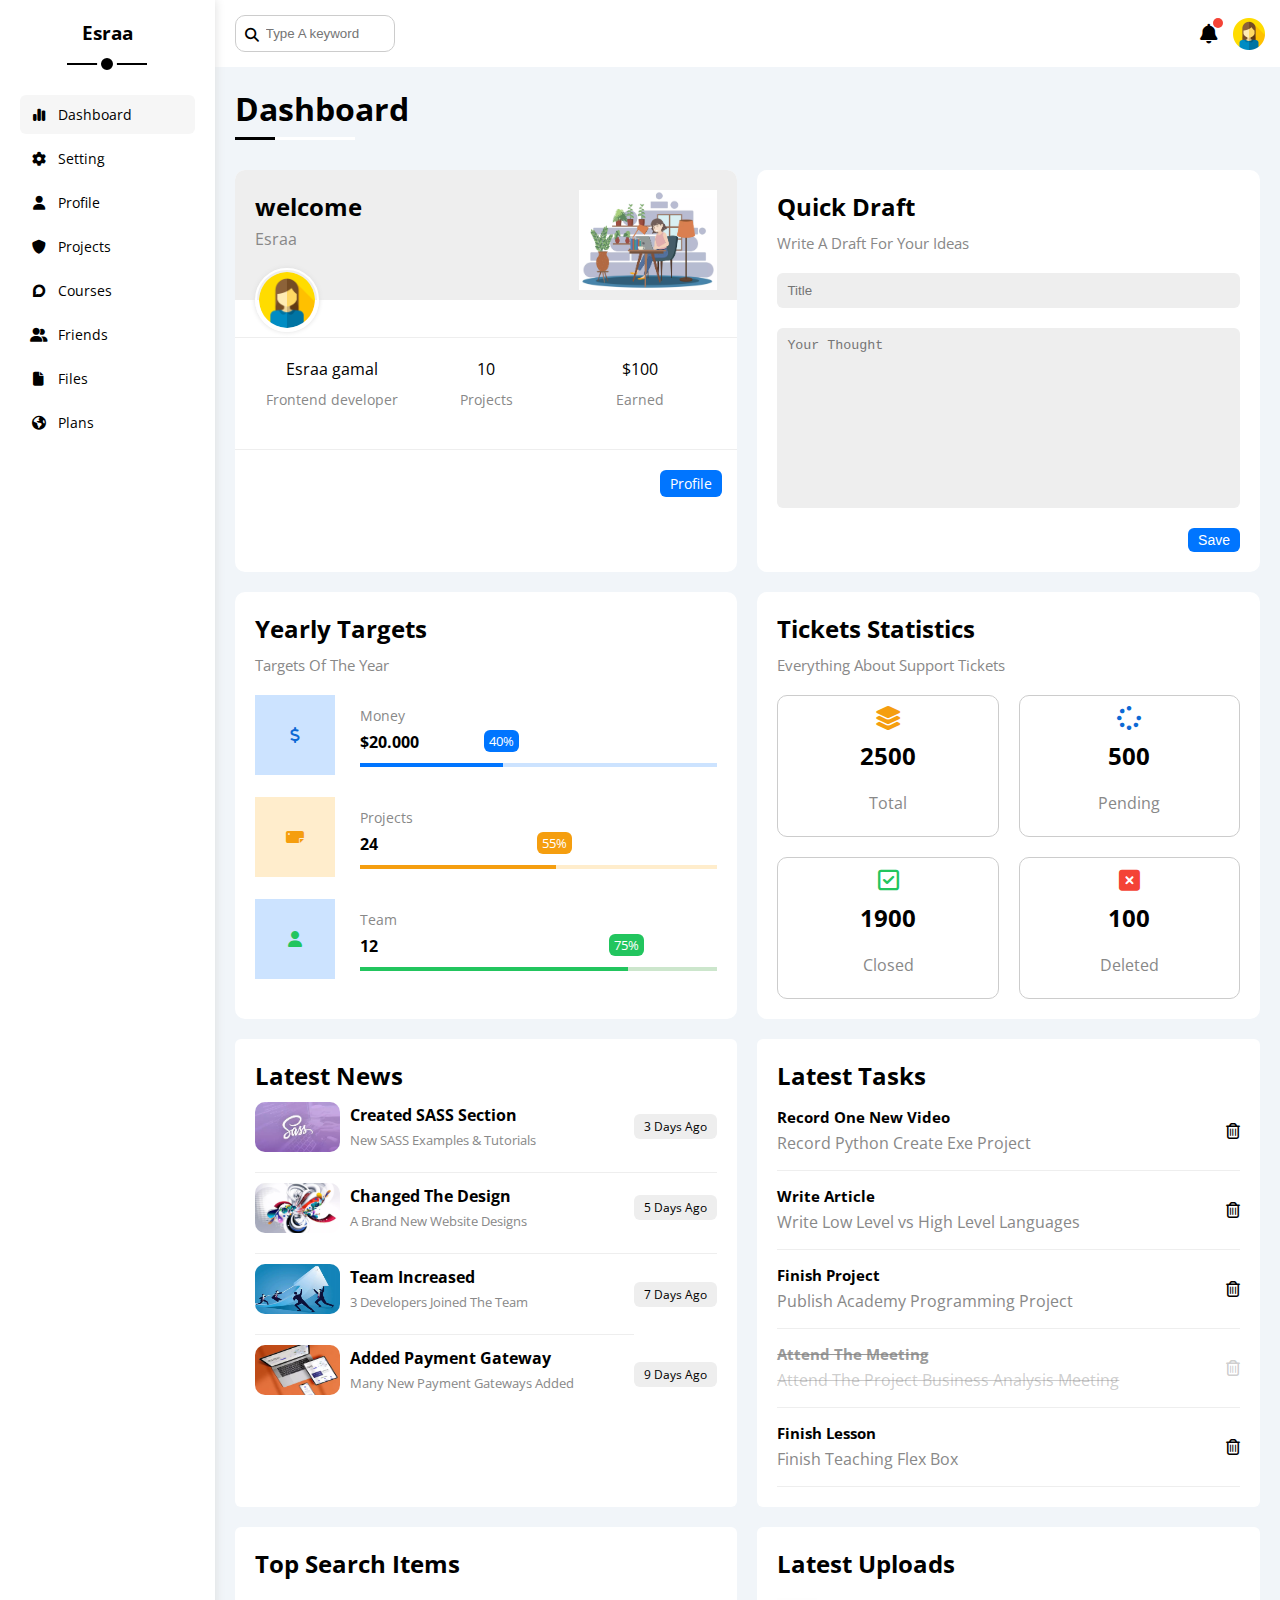
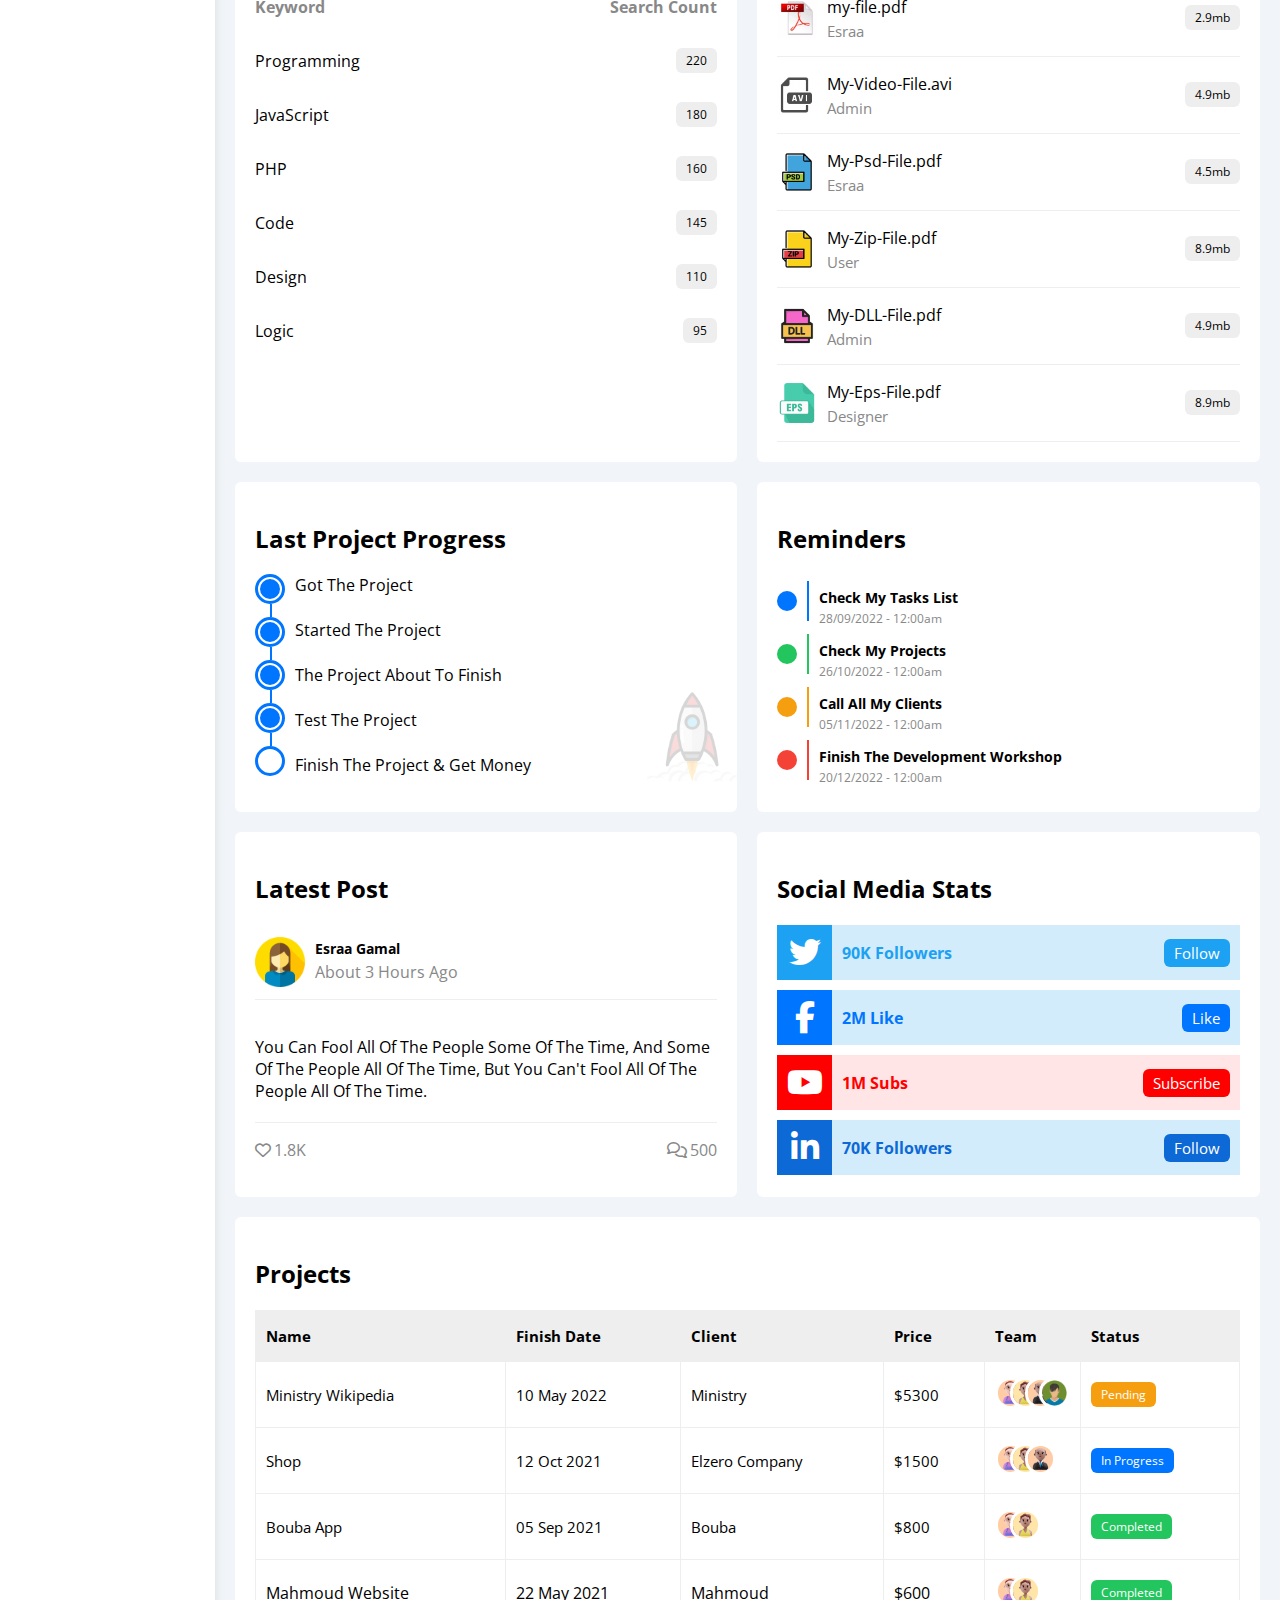
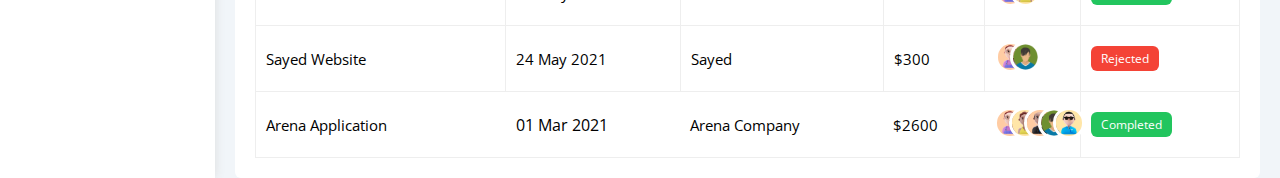
<file: index.html>
<!DOCTYPE html>
<html lang="en">
  <head>
    <meta charset="UTF-8" />
    <meta http-equiv="X-UA-Compatible" content="IE=edge" />
    <meta
      name="description"
      content="simple dashboard for the works to view all projects,friend and files"
    />
    <meta name="viewport" content="width=device-width, initial-scale=1.0" />
    <link rel="stylesheet" type="text/css" href="css/common.css" />
    <link rel="stylesheet" type="text/css" href="css/framework.css" />
    <link rel="stylesheet" type="text/css" href="css/dashboard.css" />
    <title>Dashboard</title>
    <!--attach google font-->
    <link rel="preconnect" href="https://fonts.googleapis.com" />
    <link rel="preconnect" href="https://fonts.gstatic.com" crossorigin />
    <link
      href="https://fonts.googleapis.com/css2?family=Open+Sans:wght@300;400&display=swap"
      rel="stylesheet"
    />
    <!--attach font awesome-->
    <link
      rel="stylesheet"
      href="https://cdnjs.cloudflare.com/ajax/libs/font-awesome/6.4.0/css/all.min.css"
    />
  </head>
  <body>
    <div class="page d-flex">
      <div class="sidebar bg-white p-20 p-relative active">
        <h3 class="p-relative txt-c mt-0">Esraa</h3>
        <ul>
          <li>
            <a
              class="d-flex flex-center fs-14 c-black rad-6 p-10 active"
              href="index.html"
              aria-label="this page for index"
            >
              <i class="fa-solid fa-chart-simple fa-fw"></i>
              <span>Dashboard</span>
            </a>
          </li>
          <li>
            <a
              class="d-flex flex-center fs-14 c-black rad-6 p-10"
              href="setting.html"
              aria-label="this page for setting"
            >
              <i class="fa-solid fa-gear fa-fw"></i>
              <span>Setting</span>
            </a>
          </li>
          <li>
            <a
              class="d-flex flex-center fs-14 c-black rad-6 p-10"
              href="profile.html"
              aria-label="this page for profile"
            >
              <i class="fa-solid fa-user fa-fw"></i>
              <span>Profile</span>
            </a>
          </li>
          <li>
            <a
              class="d-flex flex-center fs-14 c-black rad-6 p-10"
              href="projects.html"
              aria-label="this page for project"
            >
              <i class="fa-solid fa-shield fa-fw"></i>
              <span>Projects</span>
            </a>
          </li>
          <li>
            <a
              class="d-flex flex-center fs-14 c-black rad-6 p-10"
              href="courses.html"
              aria-label="this page for course"
            >
              <i class="fa-brands fa-discourse fa-fw"></i>
              <span>Courses</span>
            </a>
          </li>

          <li>
            <a
              class="d-flex flex-center fs-14 c-black rad-6 p-10"
              href="friends.html"
              aria-label="this page for friend"
            >
              <i class="fa-solid fa-user-group fa-fw"></i>
              <span>Friends</span>
            </a>
          </li>
          <li>
            <a
              class="d-flex flex-center fs-14 c-black rad-6 p-10"
              href="files.html"
              aria-label="this page for file"
            >
              <i class="fa-solid fa-file fa-fw"></i>
              <span>Files</span>
            </a>
          </li>
          <li>
            <a
              class="d-flex flex-center fs-14 c-black rad-6 p-10"
              href="plans.html"
              aria-label="this page for plans"
            >
              <i class="fa-solid fa-earth-americas fa-fw"></i>
              <span>Plans</span>
            </a>
          </li>
        </ul>
      </div>
      <div class="content w-full">
        <!--start head-->
        <div class="head bg-white p-15 between-flex p-10">
          <div class="search p-relative">
            <input class="p-10" type="search" placeholder="Type A keyword" />
          </div>
          <div class="icons d-flex flex-center">
            <span class="notification p-relative">
              <i class="fa-solid fa-bell fa-lg"></i>
            </span>
            <img src="imgs/avatar.png" alt="profileImage" />
          </div>
        </div>
        <!--end head-->
        <!-- start page dashboard-->
        <h1 class="p-relative">Dashboard</h1>
        <div class="wrapper d-grid gap-20">
          <!--welcome widgets-->
          <div class="welcome bg-white rad-10 txt-c-mobile block-mobile">
            <div class="intro p-20 d-flex space-between bg-eee">
              <div>
                <h2 class="m-0">welcome</h2>
                <p class="c-grey mt-5">Esraa</p>
              </div>
              <img
                class="img-welcome"
                src="imgs/welcome.webp"
                alt="welcome-imag"
              />
            </div>
            <img src="imgs/avatar.png" alt="avatar-img" class="avatar" />
            <div class="body txt-c d-flex p-20 mb-20 block-mobile">
              <div>
                Esraa gamal
                <span class="d-block c-grey fs-14 mt-10"
                  >Frontend developer</span
                >
              </div>
              <div>
                10<span class="d-block c-grey fs-14 mt-10">Projects</span>
              </div>
              <div>
                $100<span class="d-block c-grey fs-14 mt-10">Earned</span>
              </div>
            </div>
            <a
              href="profile.html"
              class="visit d-block fs-14 bg-blue c-white w-fit btn-shape"
              aria-label="this page for profile"
              >Profile</a
            >
          </div>
          <!--end welcome widgets-->
          <!-- start quick widgets-->
          <div class="quick-draft p-20 bg-white rad-10">
            <h2 class="mt-0 mb-10">Quick Draft</h2>
            <p class="mt-0 mb-20 c-grey fs-15">Write A Draft For Your Ideas</p>
            <form action="">
              <input
                class="d-block mb-20 w-full p-10 b-none bg-eee rad-6"
                type="text"
                placeholder="Title"
              />
              <textarea
                class="d-block mb-20 w-full p-10 b-none bg-eee rad-6"
                placeholder="Your Thought"
              ></textarea>
              <input
                class="save d-block fs-14 bg-blue c-white b-none w-fit btn-shape"
                type="submit"
                value="Save"
              />
            </form>
          </div>
          <!-- end quick widgets-->
          <!--start yearly Targets -->
          <div class="targets p-20 bg-white rad-10">
            <h2 class="mt-0 mb-10">Yearly Targets</h2>
            <p class="mt-0 mb-20 c-grey fs-15">Targets Of The Year</p>
            <div class="container-target d-flex flex-center">
              <div class="icon d-flex-center blue-color">
                <i class="fa-solid fa-dollar-sign icon-blue"></i>
              </div>
              <div class="details ml-10">
                <span class="c-grey fs-14">Money</span>
                <span class="mt-5 mb-10 fw-bold d-block">$20.000</span>
                <div class="progress p-relative blue-color">
                  <span class="bg-blue" style="width: 40%">
                    <span class="shape1 bg-blue">40%</span></span
                  >
                </div>
              </div>
            </div>
            <br />
            <div class="container-target d-flex flex-center">
              <div class="icon d-flex-center orange-color">
                <i class="fa-solid fa-tarp icon-orange"></i>
              </div>
              <div class="details ml-10">
                <span class="c-grey fs-14">Projects</span>
                <span class="mt-5 mb-10 fw-bold d-block">24</span>
                <div class="progress p-relative orange-color">
                  <span class="bg-orange" style="width: 55%">
                    <span class="shape2 bg-orange">55%</span></span
                  >
                </div>
              </div>
            </div>
            <br />
            <div class="container-target d-flex flex-center">
              <div class="icon d-flex-center blue-color">
                <i class="fa-solid fa-user icon-green"></i>
              </div>
              <div class="details ml-10">
                <span class="c-grey fs-14">Team</span>
                <span class="mt-5 mb-10 fw-bold d-block">12</span>
                <div class="progress p-relative green-color">
                  <span class="bg-green" style="width: 75%">
                    <span class="shape3 bg-green">75%</span></span
                  >
                </div>
              </div>
            </div>
          </div>
          <!--end yearly Targets -->
          <!--start Tickets Statistics-->
          <div class="tickets p-20 bg-white rad-10">
            <h2 class="mt-0 mb-10">Tickets Statistics</h2>
            <p class="mt-0 mb-20 c-grey fs-15">
              Everything About Support Tickets
            </p>
            <div class="statistics-container d-grid gap-20">
              <div class="statistics-details rad-10 txt-c">
                <div class="icon-cont d-flex-center">
                  <i class="fa-solid fa-layer-group fa-xl icon-orange"></i>
                </div>
                <h2>2500</h2>
                <span class="c-grey mt-10 d-block">Total</span>
              </div>
              <div class="statistics-details rad-10 txt-c">
                <div class="mb-10 icon-cont d-flex-center">
                  <i class="fa-solid fa-spinner fa-xl icon-blue"></i>
                </div>
                <h2>500</h2>
                <span class="c-grey mt-10 d-block">Pending</span>
              </div>
              <div class="statistics-details rad-10 txt-c">
                <div class="mb-10 icon-cont d-flex-center">
                  <i class="fa-regular fa-square-check fa-xl icon-green"></i>
                </div>
                <h2>1900</h2>
                <span class="c-grey mt-10 d-block">Closed</span>
              </div>
              <div class="statistics-details rad-10 txt-c">
                <div class="mb-10 icon-cont d-flex-center">
                  <i class="fa-solid fa-square-xmark fa-xl red-color"></i>
                </div>
                <h2>100</h2>
                <span class="c-grey mt-10 d-block">Deleted</span>
              </div>
            </div>
          </div>
          <!--end Tickets Statistics-->
          <!-- start Latest News-->
          <div class="lastest-news p-20 bg-white rad-6">
            <h2 class="m-0">Latest News</h2>
            <div class="news-details d-flex-center b-bottom pt-10 pb-20">
              <div class="news-section d-flex flex-center">
                <div class="img-sec">
                  <img class="rad-10" src="imgs/sass.webp" alt="sass-image" />
                </div>
                <div class="titles ml-10">
                  <span class="m-0 fw-bold">Created SASS Section</span>
                  <span class="d-block c-grey fs-13 mt-5"
                    >New SASS Examples & Tutorials</span
                  >
                </div>
              </div>
              <div class="days fs-12 bg-eee btn-shape">3 Days Ago</div>
            </div>
            <div class="news-details d-flex-center b-bottom pt-10 pb-20">
              <div class="news-section d-flex flex-center">
                <div class="img-sec">
                  <img
                    class="rad-10"
                    src="imgs/design.webp"
                    alt="design-image"
                  />
                </div>
                <div class="titles ml-10">
                  <span class="m-0 fw-bold">Changed The Design</span>
                  <span class="d-block c-grey fs-13 mt-5"
                    >A Brand New Website Designs</span
                  >
                </div>
              </div>
              <div class="days fs-12 bg-eee btn-shape">5 Days Ago</div>
            </div>
            <div class="news-details d-flex-center">
              <div class="news-section d-flex flex-center b-bottom pt-10 pb-20">
                <div class="img-sec">
                  <img class="rad-10" src="imgs/team.webp" alt="team-image" />
                </div>
                <div class="titles ml-10">
                  <span class="m-0 fw-bold">Team Increased</span>
                  <span class="d-block c-grey fs-13 mt-5"
                    >3 Developers Joined The Team
                  </span>
                </div>
              </div>
              <div class="days fs-12 bg-eee btn-shape">7 Days Ago</div>
            </div>
            <div class="news-details d-flex-center">
              <div class="news-section d-flex flex-center pt-10 pb-20">
                <div class="img-sec">
                  <img
                    class="rad-10"
                    src="imgs/payment.webp"
                    alt="payment-image"
                  />
                </div>
                <div class="titles ml-10">
                  <span class="m-0 fw-bold">Added Payment Gateway</span>
                  <span class="d-block c-grey fs-13 mt-5"
                    >Many New Payment Gateways Added
                  </span>
                </div>
              </div>
              <div class="days fs-12 bg-eee btn-shape">9 Days Ago</div>
            </div>
          </div>
          <!-- end Latest News-->
          <!--start Latest Tasks-->
          <div class="latest-tasks p-20 bg-white rad-6">
            <h2 class="m-0">Latest Tasks</h2>
            <div class="tasks-container d-flex flex-center b-bottom">
              <div class="task-info">
                <h3 class="mb-0 fs-15">Record One New Video</h3>
                <p class="c-grey mt-5">Record Python Create Exe Project</p>
              </div>
              <div>
                <i class="delete fa-regular fa-trash-can"></i>
              </div>
            </div>
            <div class="tasks-container d-flex flex-center b-bottom">
              <div class="task-info">
                <h3 class="mb-0 fs-15">Write Article</h3>
                <p class="c-grey mt-5">
                  Write Low Level vs High Level Languages
                </p>
              </div>
              <div>
                <i class="delete fa-regular fa-trash-can"></i>
              </div>
            </div>
            <div class="tasks-container d-flex flex-center b-bottom">
              <div class="task-info">
                <h3 class="mb-0 fs-15">Finish Project</h3>
                <p class="c-grey mt-5">Publish Academy Programming Project</p>
              </div>
              <div>
                <i class="delete fa-regular fa-trash-can"></i>
              </div>
            </div>
            <div class="tasks-container d-flex flex-center b-bottom">
              <div class="task-info">
                <h3 class="mb-0 fs-15 c-grey-op-8 l-through">
                  Attend The Meeting
                </h3>
                <p class="c-grey mt-5 c-grey-op-4 l-through">
                  Attend The Project Business Analysis Meeting
                </p>
              </div>
              <div>
                <i class="delete op fa-regular fa-trash-can c-grey-op-4"></i>
              </div>
            </div>
            <div class="tasks-container d-flex flex-center b-bottom">
              <div class="task-info">
                <h3 class="mb-0 fs-15">Finish Lesson</h3>
                <p class="c-grey mt-5">Finish Teaching Flex Box</p>
              </div>
              <div>
                <i class="delete fa-regular fa-trash-can"></i>
              </div>
            </div>
          </div>
          <!--end Latest Tasks-->
          <!--start Top Search Items-->
          <div class="top-search p-20 bg-white rad-6">
            <h2 class="m-0">Top Search Items</h2>
            <div class="search-container d-flex flex-center space-between">
              <p class="c-grey fw-bold">Keyword</p>
              <p class="c-grey fw-bold">Search Count</p>
            </div>
            <div class="search-container d-flex flex-center space-between">
              <p>Programming</p>
              <div class="fs-12 bg-eee btn-shape">220</div>
            </div>
            <div class="search-container d-flex flex-center space-between">
              <p>JavaScript</p>
              <div class="fs-12 bg-eee btn-shape">180</div>
            </div>
            <div class="search-container d-flex flex-center space-between">
              <p>PHP</p>
              <div class="fs-12 bg-eee btn-shape">160</div>
            </div>
            <div class="search-container d-flex flex-center space-between">
              <p>Code</p>
              <div class="fs-12 bg-eee btn-shape">145</div>
            </div>
            <div class="search-container d-flex flex-center space-between">
              <p>Design</p>
              <div class="fs-12 bg-eee btn-shape">110</div>
            </div>
            <div class="search-container d-flex flex-center space-between">
              <p>Logic</p>
              <div class="fs-12 bg-eee btn-shape">95</div>
            </div>
          </div>
          <!--end Top Search Items-->
          <!--start Latest Uploads-->
          <div class="latest-uploads p-20 bg-white rad-6">
            <h2 class="m-0">Latest Uploads</h2>
            <div
              class="upload-container d-flex flex-center space-between b-bottom"
            >
              <div class="upload-info d-flex flex-center">
                <div class="upload-img">
                  <img src="imgs/pdf.webp" alt="image-upload" />
                </div>
                <div class="upload-names ml-10">
                  <p class="mb-0">my-file.pdf</p>
                  <p class="mt-3 c-grey fs-15">Esraa</p>
                </div>
              </div>
              <div class="fs-12 bg-eee btn-shape">2.9mb</div>
            </div>
            <div
              class="upload-container d-flex flex-center space-between b-bottom"
            >
              <div class="upload-info d-flex flex-center">
                <div class="upload-img">
                  <img src="imgs/AVI.png" alt="image-upload" />
                </div>
                <div class="upload-names ml-10">
                  <p class="mb-0">My-Video-File.avi</p>
                  <p class="mt-3 c-grey fs-15">Admin</p>
                </div>
              </div>
              <div class="fs-12 bg-eee btn-shape">4.9mb</div>
            </div>
            <div
              class="upload-container d-flex flex-center space-between b-bottom"
            >
              <div class="upload-info d-flex flex-center">
                <div class="upload-img">
                  <img src="imgs/psd.png" alt="image-upload" />
                </div>
                <div class="upload-names ml-10">
                  <p class="mb-0">My-Psd-File.pdf</p>
                  <p class="mt-3 c-grey fs-15">Esraa</p>
                </div>
              </div>
              <div class="fs-12 bg-eee btn-shape">4.5mb</div>
            </div>
            <div
              class="upload-container d-flex flex-center space-between b-bottom"
            >
              <div class="upload-info d-flex flex-center">
                <div class="upload-img">
                  <img src="imgs/zip.png" alt="image-upload" />
                </div>
                <div class="upload-names ml-10">
                  <p class="mb-0">My-Zip-File.pdf</p>
                  <p class="mt-3 c-grey fs-15">User</p>
                </div>
              </div>
              <div class="fs-12 bg-eee btn-shape">8.9mb</div>
            </div>
            <div
              class="upload-container d-flex flex-center space-between b-bottom"
            >
              <div class="upload-info d-flex flex-center">
                <div class="upload-img">
                  <img src="imgs/dill.png" alt="image-upload" />
                </div>
                <div class="upload-names ml-10">
                  <p class="mb-0">My-DLL-File.pdf</p>
                  <p class="mt-3 c-grey fs-15">Admin</p>
                </div>
              </div>
              <div class="fs-12 bg-eee btn-shape">4.9mb</div>
            </div>
            <div
              class="upload-container d-flex flex-center space-between b-bottom"
            >
              <div class="upload-info d-flex flex-center">
                <div class="upload-img">
                  <img src="imgs/esp.png" alt="image-upload" />
                </div>
                <div class="upload-names ml-10">
                  <p class="mb-0">My-Eps-File.pdf</p>
                  <p class="mt-3 c-grey fs-15">Designer</p>
                </div>
              </div>
              <div class="fs-12 bg-eee btn-shape">8.9mb</div>
            </div>
          </div>
          <!--end Latest Uploads-->
          <!--start Last Project Progress-->
          <div class="last-progress p-20 bg-white rad-6">
            <h2>Last Project Progress</h2>
            <div class="progress-container d-flex space-between">
              <div>
                <div class="progress-shape m-0">
                  <div class="circle rad-50">
                    <div class="circle-closed rad-50"></div>
                  </div>
                </div>
                <div class="line line-height ml-15 bg-blue"></div>
                <div class="progress-shape">
                  <div class="circle rad-50">
                    <div class="circle-closed rad-50"></div>
                  </div>
                </div>
                <div class="line line-height ml-15 bg-blue"></div>
                <div class="progress-shape">
                  <div class="circle rad-50">
                    <div class="circle-closed rad-50"></div>
                  </div>
                </div>
                <div class="line line-height ml-15 bg-blue"></div>
                <div class="progress-shape">
                  <div class="circle rad-50">
                    <div class="circle-closed moved rad-50"></div>
                  </div>
                </div>
                <div class="line line-height ml-15 bg-blue"></div>
                <div class="progress-shape">
                  <div class="circle rad-50"></div>
                </div>
              </div>
              <div class="progress-info ml-10">
                <p class="mt-0 mb-23">Got The Project</p>
                <p class="mt-0 mb-23">Started The Project</p>
                <p class="mt-0 mb-23">The Project About To Finish</p>
                <p class="mt-0 mb-23">Test The Project</p>
                <p>Finish The Project & Get Money</p>
              </div>
            </div>
            <div class="image-rocket hide-mobile">
              <img src="imgs/rocket.png" alt="image-rocket" />
            </div>
          </div>
          <!--end Last Project Progress-->
          <!--start Reminders-->
          <div class="reminders p-20 bg-white rad-6">
            <h2>Reminders</h2>
            <div class="reminder-container d-flex space-between flex-center">
              <div class="circle-reminder rad-50 bg-blue"></div>
              <div class="line line-separate bg-blue ml-10 mr-10"></div>
              <div class="reminder-info">
                <h3 class="mb-0 fs-14">Check My Tasks List</h3>
                <p class="c-grey mt-3 fs-12 mb-0">28/09/2022 - 12:00am</p>
              </div>
            </div>
            <div class="reminder-container d-flex space-between flex-center">
              <div class="circle-reminder rad-50 bg-green"></div>
              <div class="line line-separate bg-green ml-10 mr-10"></div>
              <div class="reminder-info">
                <h3 class="mb-0 fs-14">Check My Projects</h3>
                <p class="c-grey mt-3 fs-12 mb-0">26/10/2022 - 12:00am</p>
              </div>
            </div>
            <div class="reminder-container d-flex space-between flex-center">
              <div class="circle-reminder rad-50 bg-orange"></div>
              <div class="line line-separate bg-orange ml-10 mr-10"></div>
              <div class="reminder-info">
                <h3 class="mb-0 fs-14">Call All My Clients</h3>
                <p class="c-grey mt-3 fs-12 mb-0">05/11/2022 - 12:00am</p>
              </div>
            </div>
            <div class="reminder-container d-flex space-between flex-center">
              <div class="circle-reminder rad-50 bg-red"></div>
              <div class="line line-separate bg-red ml-10 mr-10"></div>
              <div class="reminder-info">
                <h3 class="mb-0 fs-14">Finish The Development Workshop</h3>
                <p class="c-grey mt-3 fs-12 mb-0">20/12/2022 - 12:00am</p>
              </div>
            </div>
          </div>
          <!--end Reminders-->
          <!--start Latest Post-->
          <div class="last-post p-20 bg-white rad-6">
            <h2>Latest Post</h2>
            <div class="post-container d-flex flex-center b-bottom">
              <div class="image-post">
                <img src="imgs/avatar.png" alt="image-post" />
              </div>
              <div class="ml-10">
                <h3 class="mb-0 fs-14">Esraa Gamal</h3>
                <p class="c-grey mt-3">About 3 Hours Ago</p>
              </div>
            </div>
            <p class="post pt-20 pb-20 b-bottom mb-0 txt-c-mobile">
              You Can Fool All Of The People Some Of The Time, And Some Of The
              People All Of The Time, But You Can't Fool All Of The People All
              Of The Time.
            </p>
            <div class="d-flex space-between flex-center mt-0">
              <div class="c-grey d-flex flex-center">
                <i class="fa-regular fa-heart"></i>
                <p class="ml-3">1.8K</p>
              </div>
              <div class="c-grey d-flex flex-center">
                <i class="fa-regular fa-comments"></i>
                <p class="ml-3">500</p>
              </div>
            </div>
          </div>
          <!--end Latest Post-->
          <!-- start Social Media Stats-->
          <div class="social-media-stats p-20 bg-white rad-6">
            <h2>Social Media Stats</h2>
            <div class="social-details d-flex flex-center c-icon">
              <div class="social-icon d-flex-center bg-twitter">
                <i class="fa-brands fa-twitter fa-2xl c-white"></i>
              </div>
              <div class="followers-number ml-10">
                <p class="c-twitter fw-bold">90K Followers</p>
              </div>
              <div class="btn-social btn-shape bg-twitter c-white mr-10 fs-15">
                Follow
              </div>
            </div>
            <div class="social-details d-flex flex-center c-icon mt-10">
              <div class="social-icon d-flex-center bg-blue">
                <i class="fa-brands fa-facebook-f fa-2xl c-white"></i>
              </div>
              <div class="followers-number ml-10">
                <p class="c-blue fw-bold">2M Like</p>
              </div>
              <div class="btn-social btn-shape bg-blue c-white mr-10 fs-15">
                Like
              </div>
            </div>
            <div class="social-details d-flex flex-center c-icon-youtube mt-10">
              <div class="social-icon d-flex-center bg-youtube">
                <i class="fa-brands fa-youtube fa-2xl c-white"></i>
              </div>
              <div class="followers-number ml-10">
                <p class="c-youtube fw-bold">1M Subs</p>
              </div>
              <div class="btn-social btn-shape bg-youtube c-white mr-10 fs-15">
                Subscribe
              </div>
            </div>
            <div class="social-details d-flex flex-center c-icon mt-10">
              <div class="social-icon d-flex-center bg-alt-blue">
                <i class="fa-brands fa-linkedin-in fa-2xl c-white"></i>
              </div>
              <div class="followers-number ml-10">
                <p class="c-alt-blue fw-bold">70K Followers</p>
              </div>
              <div class="btn-social btn-shape bg-alt-blue c-white mr-10 fs-15">
                Follow
              </div>
            </div>
          </div>
          <!-- end Social Media Stats-->
          <!--start Projects-->
          <div class="projects p-20 bg-white rad-6">
            <h2>Projects</h2>
            <table style="width: 100%" class="b-table">
              <tr>
                <th class="p-cell bg-eee b-table fs-15">Name</th>
                <th class="p-cell bg-eee b-table fs-15">Finish Date</th>
                <th class="p-cell bg-eee b-table fs-15">Client</th>
                <th class="p-cell bg-eee b-table fs-15">Price</th>
                <th class="p-cell bg-eee b-table fs-15">Team</th>
                <th class="p-cell bg-eee b-table fs-15">Status</th>
              </tr>
              <tr>
                <td class="p-cell b-table fs-15">Ministry Wikipedia</td>
                <td class="p-cell b-table fs-15">10 May 2022</td>
                <td class="p-cell b-table fs-15">Ministry</td>
                <td class="p-cell b-table fs-15">$5300</td>
                <td class="p-cell b-table fs-15">
                  <div class="profile-images">
                    <div class="image-avatar rad-50 d-flex">
                      <img
                        class="rad-50 user1"
                        src="imgs/user1.webp"
                        alt="user1-image"
                      />
                      <img
                        class="rad-50 user2"
                        src="imgs/user2.webp"
                        alt="user2-image"
                      />
                      <img
                        class="rad-50 user3"
                        src="imgs/user3.webp"
                        alt="user3-image"
                      />
                      <img
                        class="rad-50 user4"
                        src="imgs/user4.png"
                        alt="user4-image"
                      />
                    </div>
                  </div>
                </td>
                <td class="p-cell b-table">
                  <div class="btn-shape bg-orange w-fit c-white fs-12">
                    Pending
                  </div>
                </td>
              </tr>
              <tr>
                <td class="p-cell b-table fs-15">Shop</td>
                <td class="p-cell b-table fs-15">12 Oct 2021</td>
                <td class="p-cell b-table fs-15">Elzero Company</td>
                <td class="p-cell b-table fs-15">$1500</td>
                <td class="p-cell b-table fs-15">
                  <div class="profile-images">
                    <div class="image-avatar rad-50 d-flex">
                      <img
                        class="rad-50 user1"
                        src="imgs/user1.webp"
                        alt="user1-image"
                      />
                      <img
                        class="rad-50 user2"
                        src="imgs/user2.webp"
                        alt="user2-image"
                      />
                      <img
                        class="rad-50 user3"
                        src="imgs/user3.webp"
                        alt="user3-image"
                      />
                    </div>
                  </div>
                </td>
                <td class="p-cell b-table">
                  <div class="btn-shape bg-blue w-fit c-white fs-12">
                    In Progress
                  </div>
                </td>
              </tr>
              <tr>
                <td class="p-cell b-table fs-15">Bouba App</td>
                <td class="p-cell b-table fs-15">05 Sep 2021</td>
                <td class="p-cell b-table fs-15">Bouba</td>
                <td class="p-cell b-table fs-15">$800</td>
                <td class="p-cell b-table fs-15">
                  <div class="profile-images">
                    <div class="image-avatar rad-50 d-flex">
                      <img
                        class="rad-50 user1"
                        src="imgs/user1.webp"
                        alt="user1-image"
                      />
                      <img
                        class="rad-50 user2"
                        src="imgs/user2.webp"
                        alt="user2-image"
                      />
                    </div>
                  </div>
                </td>
                <td class="p-cell b-table">
                  <div class="btn-shape bg-green w-fit c-white fs-12">
                    Completed
                  </div>
                </td>
              </tr>
              <tr>
                <td class="p-cell b-table b-table">Mahmoud Website</td>
                <td class="p-cell b-table b-table">22 May 2021</td>
                <td class="p-cell b-table b-table">Mahmoud</td>
                <td class="p-cell b-table b-table">$600</td>
                <td class="p-cell b-table b-table">
                  <div class="profile-images">
                    <div class="image-avatar rad-50 d-flex">
                      <img
                        class="rad-50 user1"
                        src="imgs/user1.webp"
                        alt="user1-image"
                      />
                      <img
                        class="rad-50 user2"
                        src="imgs/user2.webp"
                        alt="user2-image"
                      />
                    </div>
                  </div>
                </td>
                <td class="p-cell">
                  <div class="btn-shape bg-green w-fit c-white fs-12">
                    Completed
                  </div>
                </td>
              </tr>
              <tr>
                <td class="p-cell b-table fs-15">Sayed Website</td>
                <td class="p-cell b-table fs-15">24 May 2021</td>
                <td class="p-cell b-table fs-15">Sayed</td>
                <td class="p-cell b-table fs-15">$300</td>
                <td class="p-cell b-table fs-15">
                  <div class="profile-images">
                    <div class="image-avatar rad-50 d-flex">
                      <img
                        class="rad-50 user1"
                        src="imgs/user1.webp"
                        alt="user1-image"
                      />
                      <img
                        class="rad-50 user5"
                        src="imgs/user4.png"
                        alt="user4-image"
                      />
                    </div>
                  </div>
                </td>
                <td class="p-cell b-table">
                  <div class="btn-shape bg-red w-fit c-white fs-12">
                    Rejected
                  </div>
                </td>
              </tr>
              <tr>
                <td class="p-cell fs-15">Arena Application</td>
                <td class="p-cell">01 Mar 2021</td>
                <td class="p-cell fs-15">Arena Company</td>
                <td class="p-cell fs-15">$2600</td>
                <td class="p-cell fs-15">
                  <div class="profile-images d-flex">
                    <div class="image-avatar rad-50">
                      <img
                        class="rad-50 user1"
                        src="imgs/user1.webp"
                        alt="user1-image"
                      />
                      <img
                        class="rad-50 user2"
                        src="imgs/user2.webp"
                        alt="user2-image"
                      />
                      <img
                        class="rad-50 user3"
                        src="imgs/user3.webp"
                        alt="user3-image"
                      />
                      <img
                        class="rad-50 user4"
                        src="imgs/user4.png"
                        alt="user4-image"
                      />
                      <img
                        class="rad-50 user6"
                        src="imgs/user6.webp"
                        alt="user6-image"
                      />
                    </div>
                  </div>
                </td>
                <td class="p-cell b-table">
                  <div class="btn-shape bg-green w-fit c-white fs-12">
                    Completed
                  </div>
                </td>
              </tr>
            </table>
          </div>
          <!--end Projects-->
        </div>
        <!-- end page dashboard-->
      </div>
    </div>
  </body>
</html>
</file>
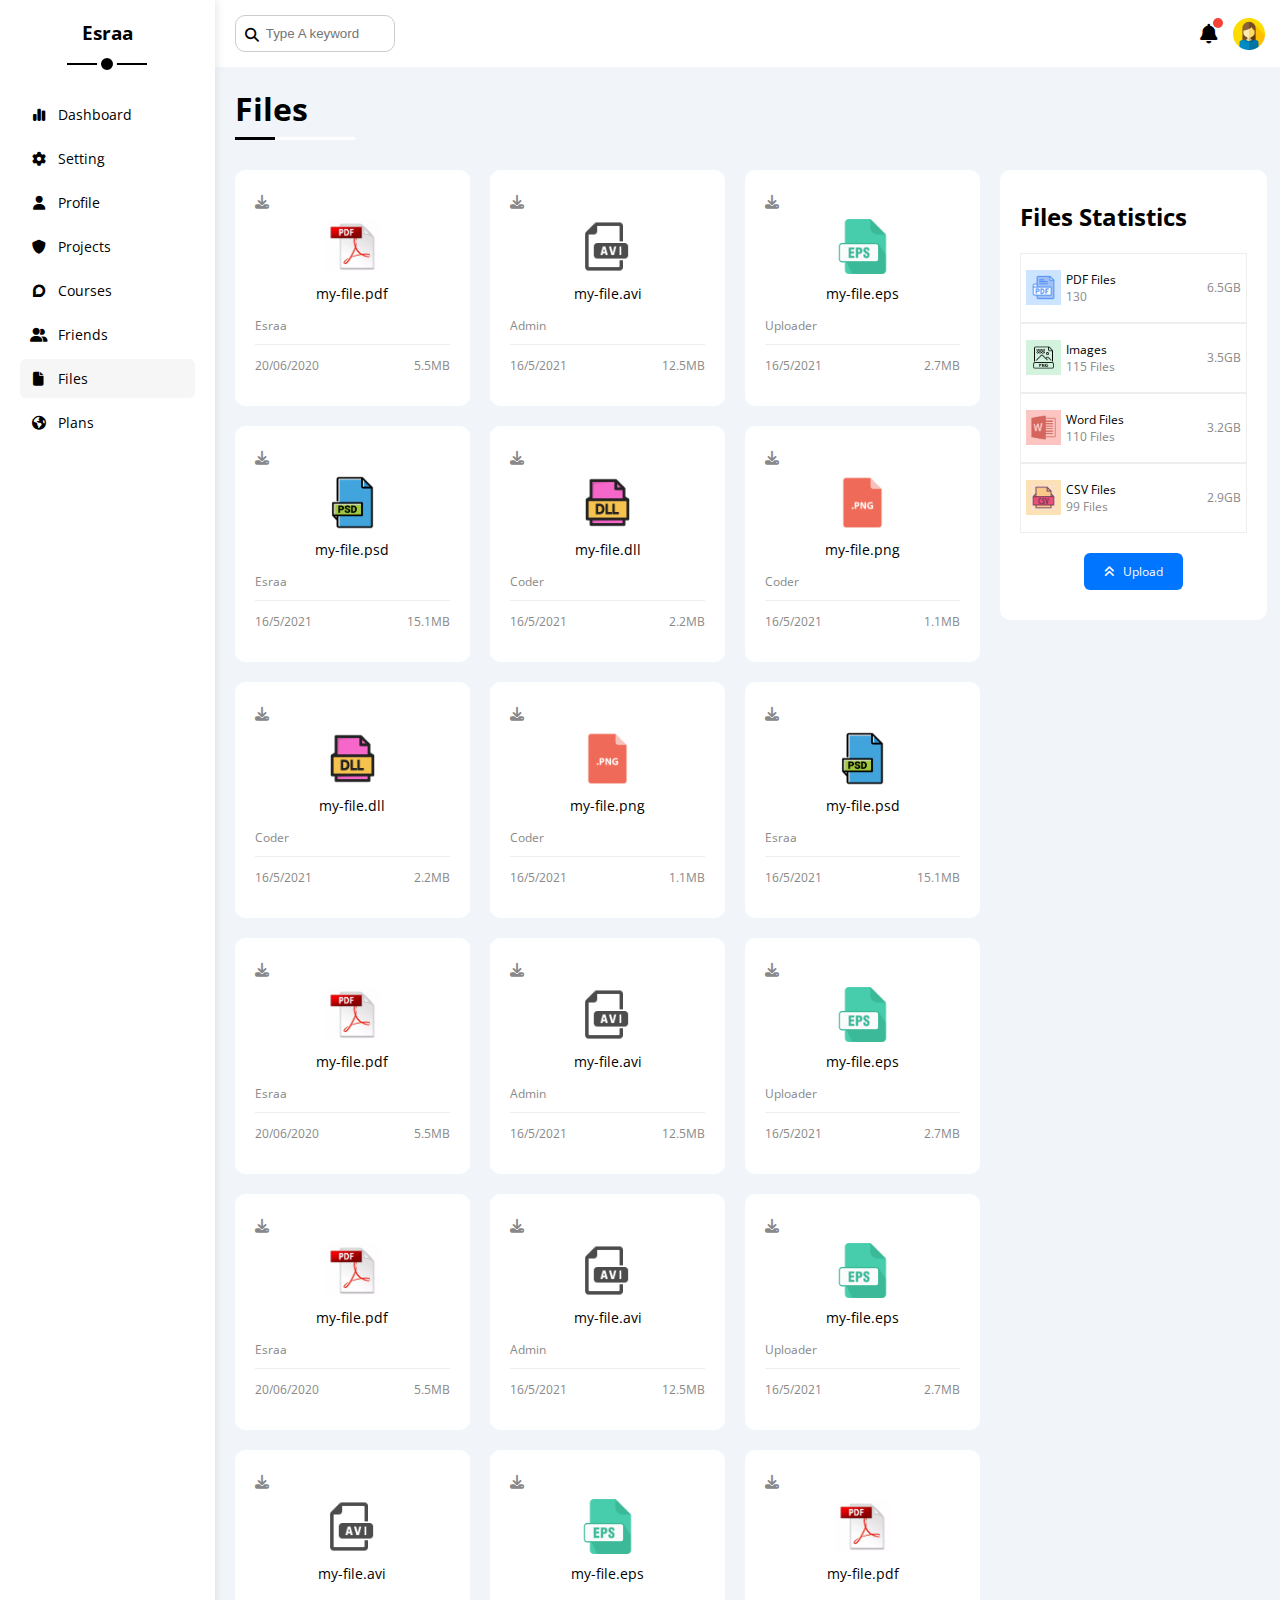
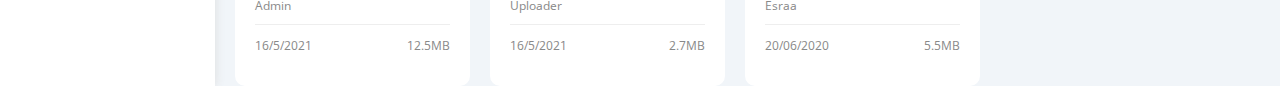
<file: files.html>
<!DOCTYPE html>
<html lang="en">
  <head>
    <meta charset="UTF-8" />
    <meta http-equiv="X-UA-Compatible" content="IE=edge" />
    <meta name="viewport" content="width=device-width, initial-scale=1.0" />
    <meta
    name="description"
    content="simple dashboard for the works to view all projects,friend and files"
  />
    <link rel="stylesheet" type="text/css" href="css/common.css" />
    <link rel="stylesheet" type="text/css" href="css/framework.css" />
    <link rel="stylesheet" type="text/css" href="css/files.css" />
    <title>Files</title>
    <!--attach google font-->
    <link rel="preconnect" href="https://fonts.googleapis.com" />
    <link rel="preconnect" href="https://fonts.gstatic.com" crossorigin />
    <link
      href="https://fonts.googleapis.com/css2?family=Open+Sans:wght@300;400&display=swap"
      rel="stylesheet"
    />
    <!--attach font awesome-->
    <link
      rel="stylesheet"
      href="https://cdnjs.cloudflare.com/ajax/libs/font-awesome/6.4.0/css/all.min.css"
    />
  </head>

  <body>
    <div class="page d-flex">
      <div class="sidebar bg-white p-20 p-relative active">
        <h3 class="p-relative txt-c mt-0">Esraa</h3>
        <ul>
          <li>
            <a
              class="d-flex flex-center fs-14 c-black rad-6 p-10"
              href="index.html"
              aria-label="this page for index"
            >
              <i class="fa-solid fa-chart-simple fa-fw"></i>
              <span>Dashboard</span>
            </a>
          </li>
          <li>
            <a
              class="d-flex flex-center fs-14 c-black rad-6 p-10"
              href="setting.html"
              aria-label="this page for setting"
            >
              <i class="fa-solid fa-gear fa-fw"></i>
              <span>Setting</span>
            </a>
          </li>
          <li>
            <a
              class="d-flex flex-center fs-14 c-black rad-6 p-10"
              href="profile.html"
              aria-label="this page for profile"
            >
              <i class="fa-solid fa-user fa-fw"></i>
              <span>Profile</span>
            </a>
          </li>
          <li>
            <a
              class="d-flex flex-center fs-14 c-black rad-6 p-10"
              href="projects.html"
              aria-label="this page for proj"
            >
              <i class="fa-solid fa-shield fa-fw"></i>
              <span>Projects</span>
            </a>
          </li>
          <li>
            <a
              class="d-flex flex-center fs-14 c-black rad-6 p-10"
              href="courses.html"
              aria-label="this page for course"
            >
              <i class="fa-brands fa-discourse fa-fw"></i>
              <span>Courses</span>
            </a>
          </li>

          <li>
            <a
              class="d-flex flex-center fs-14 c-black rad-6 p-10 "
              href="friends.html"
              aria-label="this page for friend"
            >
              <i class="fa-solid fa-user-group fa-fw"></i>
              <span>Friends</span>
            </a>
          </li>
          <li>
            <a
              class="d-flex flex-center fs-14 c-black rad-6 p-10 active"
              href="files.html"
              aria-label="this page for file"
            >
              <i class="fa-solid fa-file fa-fw"></i>
              <span>Files</span>
            </a>
          </li>
          <li>
            <a
              class="d-flex flex-center fs-14 c-black rad-6 p-10"
              href="plans.html"
              aria-label="this page for plan"
            >
              <i class="fa-solid fa-earth-americas fa-fw"></i>
              <span>Plans</span>
            </a>
          </li>
        </ul>
      </div>
      <div class="content w-full">
        <!--start head-->
        <div class="head bg-white p-15 between-flex p-10">
          <div class="search p-relative">
            <input class="p-10" type="search" placeholder="Type A keyword" />
          </div>
          <div class="icons d-flex flex-center">
            <span class="notification p-relative">
              <i class="fa-solid fa-bell fa-lg"></i>
            </span>
            <img src="imgs/avatar.png" alt="profileImage" />
          </div>
        </div>
        <!--end head-->
        <h1 class="p-relative">Files</h1>
        <div class="files-container d-flex">
          <div class="wrapper d-grid gap-20">
            <!--start files info-->
            <div class="file-info p-20 bg-white rad-10">
              <i class="fa-solid fa-download c-grey fs-14 mb-10"></i>
              <div class="image-information">
                <img src="imgs/pdf.webp" alt="img-file" />
                <p class="mt-5 fs-14">my-file.pdf</p>
              </div>
              <p class="b-bottom fs-12 c-grey pb-10">Esraa</p>
              <div class="d-flex space-between c-grey fs-12 mt-0 mb-0">
                <p class="mt-0">20/06/2020</p>
                <p class="mt-0">5.5MB</p>
              </div>
            </div>
            <!--end files info-->
            <!--start files info-->
            <div class="file-info p-20 bg-white rad-10">
              <i class="fa-solid fa-download c-grey fs-14 mb-10"></i>
              <div class="image-information">
                <img src="imgs/AVI.png" alt="img-file" />
                <p class="mt-5 fs-14">my-file.avi</p>
              </div>
              <p class="b-bottom fs-12 c-grey pb-10">Admin</p>
              <div class="d-flex space-between c-grey fs-12 mt-0 mb-0">
                <p class="mt-0">16/5/2021</p>
                <p class="mt-0">12.5MB</p>
              </div>
            </div>
            <!--end files info-->
            <!--start files info-->
            <div class="file-info p-20 bg-white rad-10">
              <i class="fa-solid fa-download c-grey fs-14 mb-10"></i>
              <div class="image-information">
                <img src="imgs/esp.png" alt="img-file" />
                <p class="mt-5 fs-14">my-file.eps</p>
              </div>
              <p class="b-bottom fs-12 c-grey pb-10">Uploader</p>
              <div class="d-flex space-between c-grey fs-12 mt-0 mb-0">
                <p class="mt-0">16/5/2021</p>
                <p class="mt-0">2.7MB</p>
              </div>
            </div>
            <!--end files info-->
            <!--start files info-->
            <div class="file-info p-20 bg-white rad-10">
              <i class="fa-solid fa-download c-grey fs-14 mb-10"></i>
              <div class="image-information">
                <img src="imgs/psd.png" alt="img-file" />
                <p class="mt-5 fs-14">my-file.psd</p>
              </div>
              <p class="b-bottom fs-12 c-grey pb-10">Esraa</p>
              <div class="d-flex space-between c-grey fs-12 mt-0 mb-0">
                <p class="mt-0">16/5/2021</p>
                <p class="mt-0">15.1MB</p>
              </div>
            </div>
            <!--end files info-->
            <!--start files info-->
            <div class="file-info p-20 bg-white rad-10">
              <i class="fa-solid fa-download c-grey fs-14 mb-10"></i>
              <div class="image-information">
                <img src="imgs/dill.png" alt="img-file" />
                <p class="mt-5 fs-14">my-file.dll</p>
              </div>
              <p class="b-bottom fs-12 c-grey pb-10">Coder</p>
              <div class="d-flex space-between c-grey fs-12 mt-0 mb-0">
                <p class="mt-0">16/5/2021</p>
                <p class="mt-0">2.2MB</p>
              </div>
            </div>
            <!--end files info-->
            <!--start files info-->
            <div class="file-info p-20 bg-white rad-10">
              <i class="fa-solid fa-download c-grey fs-14 mb-10"></i>
              <div class="image-information">
                <img src="imgs/png.png" alt="img-file" />
                <p class="mt-5 fs-14">my-file.png</p>
              </div>
              <p class="b-bottom fs-12 c-grey pb-10">Coder</p>
              <div class="d-flex space-between c-grey fs-12 mt-0 mb-0">
                <p class="mt-0">16/5/2021</p>
                <p class="mt-0">1.1MB</p>
              </div>
            </div>
            <!--end files info-->
            <!--start files info-->
            <div class="file-info p-20 bg-white rad-10">
              <i class="fa-solid fa-download c-grey fs-14 mb-10"></i>
              <div class="image-information">
                <img src="imgs/dill.png" alt="img-file" />
                <p class="mt-5 fs-14">my-file.dll</p>
              </div>
              <p class="b-bottom fs-12 c-grey pb-10">Coder</p>
              <div class="d-flex space-between c-grey fs-12 mt-0 mb-0">
                <p class="mt-0">16/5/2021</p>
                <p class="mt-0">2.2MB</p>
              </div>
            </div>
            <!--end files info-->
            <!--start files info-->
            <div class="file-info p-20 bg-white rad-10">
              <i class="fa-solid fa-download c-grey fs-14 mb-10"></i>
              <div class="image-information">
                <img src="imgs/png.png" alt="img-file" />
                <p class="mt-5 fs-14">my-file.png</p>
              </div>
              <p class="b-bottom fs-12 c-grey pb-10">Coder</p>
              <div class="d-flex space-between c-grey fs-12 mt-0 mb-0">
                <p class="mt-0">16/5/2021</p>
                <p class="mt-0">1.1MB</p>
              </div>
            </div>
            <!--end files info-->
            <!--start files info-->
            <div class="file-info p-20 bg-white rad-10">
              <i class="fa-solid fa-download c-grey fs-14 mb-10"></i>
              <div class="image-information">
                <img src="imgs/psd.png" alt="img-file" />
                <p class="mt-5 fs-14">my-file.psd</p>
              </div>
              <p class="b-bottom fs-12 c-grey pb-10">Esraa</p>
              <div class="d-flex space-between c-grey fs-12 mt-0 mb-0">
                <p class="mt-0">16/5/2021</p>
                <p class="mt-0">15.1MB</p>
              </div>
            </div>
            <!--end files info-->
            <!--start files info-->
            <div class="file-info p-20 bg-white rad-10">
              <i class="fa-solid fa-download c-grey fs-14 mb-10"></i>
              <div class="image-information">
                <img src="imgs/pdf.webp" alt="img-file" />
                <p class="mt-5 fs-14">my-file.pdf</p>
              </div>
              <p class="b-bottom fs-12 c-grey pb-10">Esraa</p>
              <div class="d-flex space-between c-grey fs-12 mt-0 mb-0">
                <p class="mt-0">20/06/2020</p>
                <p class="mt-0">5.5MB</p>
              </div>
            </div>
            <!--end files info-->
            <!--start files info-->
            <div class="file-info p-20 bg-white rad-10">
              <i class="fa-solid fa-download c-grey fs-14 mb-10"></i>
              <div class="image-information">
                <img src="imgs/AVI.png" alt="img-file" />
                <p class="mt-5 fs-14">my-file.avi</p>
              </div>
              <p class="b-bottom fs-12 c-grey pb-10">Admin</p>
              <div class="d-flex space-between c-grey fs-12 mt-0 mb-0">
                <p class="mt-0">16/5/2021</p>
                <p class="mt-0">12.5MB</p>
              </div>
            </div>
            <!--end files info-->
            <!--start files info-->
            <div class="file-info p-20 bg-white rad-10">
              <i class="fa-solid fa-download c-grey fs-14 mb-10"></i>
              <div class="image-information">
                <img src="imgs/esp.png" alt="img-file" />
                <p class="mt-5 fs-14">my-file.eps</p>
              </div>
              <p class="b-bottom fs-12 c-grey pb-10">Uploader</p>
              <div class="d-flex space-between c-grey fs-12 mt-0 mb-0">
                <p class="mt-0">16/5/2021</p>
                <p class="mt-0">2.7MB</p>
              </div>
            </div>
            <!--end files info-->
            <!--start files info-->
            <div class="file-info p-20 bg-white rad-10">
              <i class="fa-solid fa-download c-grey fs-14 mb-10"></i>
              <div class="image-information">
                <img src="imgs/pdf.webp" alt="img-file" />
                <p class="mt-5 fs-14">my-file.pdf</p>
              </div>
              <p class="b-bottom fs-12 c-grey pb-10">Esraa</p>
              <div class="d-flex space-between c-grey fs-12 mt-0 mb-0">
                <p class="mt-0">20/06/2020</p>
                <p class="mt-0">5.5MB</p>
              </div>
            </div>
            <!--end files info-->
            <!--start files info-->
            <div class="file-info p-20 bg-white rad-10">
              <i class="fa-solid fa-download c-grey fs-14 mb-10"></i>
              <div class="image-information">
                <img src="imgs/AVI.png" alt="img-file" />
                <p class="mt-5 fs-14">my-file.avi</p>
              </div>
              <p class="b-bottom fs-12 c-grey pb-10">Admin</p>
              <div class="d-flex space-between c-grey fs-12 mt-0 mb-0">
                <p class="mt-0">16/5/2021</p>
                <p class="mt-0">12.5MB</p>
              </div>
            </div>
            <!--end files info-->
            <!--start files info-->
            <div class="file-info p-20 bg-white rad-10">
              <i class="fa-solid fa-download c-grey fs-14 mb-10"></i>
              <div class="image-information">
                <img src="imgs/esp.png" alt="img-file" />
                <p class="mt-5 fs-14">my-file.eps</p>
              </div>
              <p class="b-bottom fs-12 c-grey pb-10">Uploader</p>
              <div class="d-flex space-between c-grey fs-12 mt-0 mb-0">
                <p class="mt-0">16/5/2021</p>
                <p class="mt-0">2.7MB</p>
              </div>
            </div>
            <!--end files info-->
            <!--start files info-->
            <div class="file-info p-20 bg-white rad-10">
              <i class="fa-solid fa-download c-grey fs-14 mb-10"></i>
              <div class="image-information">
                <img src="imgs/AVI.png" alt="img-file" />
                <p class="mt-5 fs-14">my-file.avi</p>
              </div>
              <p class="b-bottom fs-12 c-grey pb-10">Admin</p>
              <div class="d-flex space-between c-grey fs-12 mt-0 mb-0">
                <p class="mt-0">16/5/2021</p>
                <p class="mt-0">12.5MB</p>
              </div>
            </div>
            <!--end files info-->
            <!--start files info-->
            <div class="file-info p-20 bg-white rad-10">
              <i class="fa-solid fa-download c-grey fs-14 mb-10"></i>
              <div class="image-information">
                <img src="imgs/esp.png" alt="img-file" />
                <p class="mt-5 fs-14">my-file.eps</p>
              </div>
              <p class="b-bottom fs-12 c-grey pb-10">Uploader</p>
              <div class="d-flex space-between c-grey fs-12 mt-0 mb-0">
                <p class="mt-0">16/5/2021</p>
                <p class="mt-0">2.7MB</p>
              </div>
            </div>
            <!--end files info-->
            <!--start files info-->
            <div class="file-info p-20 bg-white rad-10">
              <i class="fa-solid fa-download c-grey fs-14 mb-10"></i>
              <div class="image-information">
                <img src="imgs/pdf.webp" alt="img-file" />
                <p class="mt-5 fs-14">my-file.pdf</p>
              </div>
              <p class="b-bottom fs-12 c-grey pb-10">Esraa</p>
              <div class="d-flex space-between c-grey fs-12 mt-0 mb-0">
                <p class="mt-0">20/06/2020</p>
                <p class="mt-0">5.5MB</p>
              </div>
            </div>
            <!--end files info-->
          </div>
          <!--start statistics-->
          <div class="files-statistics bg-white rad-10">
            <h2>Files Statistics</h2>

            <div class="file-archive d-flex space-between flex-center p-5">
              <div class="d-flex flex-center">
                <img
                  class="icon-file pdf p-5"
                  src="imgs/pdficon.png"
                  alt="icon-image"
                />
                <div class="pl-5">
                  <p class="fs-12 mb-0">PDF Files</p>
                  <p class="fs-12 c-grey mt-0">130</p>
                </div>
              </div>
              <p class="c-grey fs-12">6.5GB</p>
            </div>
            <div class="file-archive d-flex space-between flex-center p-5">
              <div class="d-flex flex-center">
                <img
                  class="icon-file gallery p-5"
                  src="imgs/imagesicon.png"
                  alt="icon-image-gallery"
                />
                <div class="pl-5">
                  <p class="fs-12 mb-0">Images</p>
                  <p class="fs-12 c-grey mt-0">115 Files</p>
                </div>
              </div>
              <p class="c-grey fs-12">3.5GB</p>
            </div>
            <div class="file-archive d-flex space-between flex-center p-5">
              <div class="d-flex flex-center">
                <img
                  class="icon-file word p-5"
                  src="imgs/wordicon.png"
                  alt="icon-image-gallery"
                />
                <div class="pl-5">
                  <p class="fs-12 mb-0">Word Files</p>
                  <p class="fs-12 c-grey mt-0">110 Files</p>
                </div>
              </div>
              <p class="c-grey fs-12">3.2GB</p>
            </div>
            <div class="file-archive d-flex space-between flex-center p-5">
              <div class="d-flex flex-center">
                <img
                  class="icon-file csv p-5"
                  src="imgs/csvicon.png"
                  alt="icon-image-gallery"
                />
                <div class="pl-5">
                  <p class="fs-12 mb-0">CSV Files</p>
                  <p class="fs-12 c-grey mt-0">99 Files</p>
                </div>
              </div>
              <p class="c-grey fs-12">2.9GB</p>
            </div>
            <div class="upload-btn btn-shape bg-blue w-fit c-white fs-12">
              <i class="fa-solid fa-angles-up"></i>
              <span class="pl-5">Upload</span>
            </div>
          </div>
          <!--end statistics-->
        </div>
      </div>
    </div>
  </body>
</html>
</file>
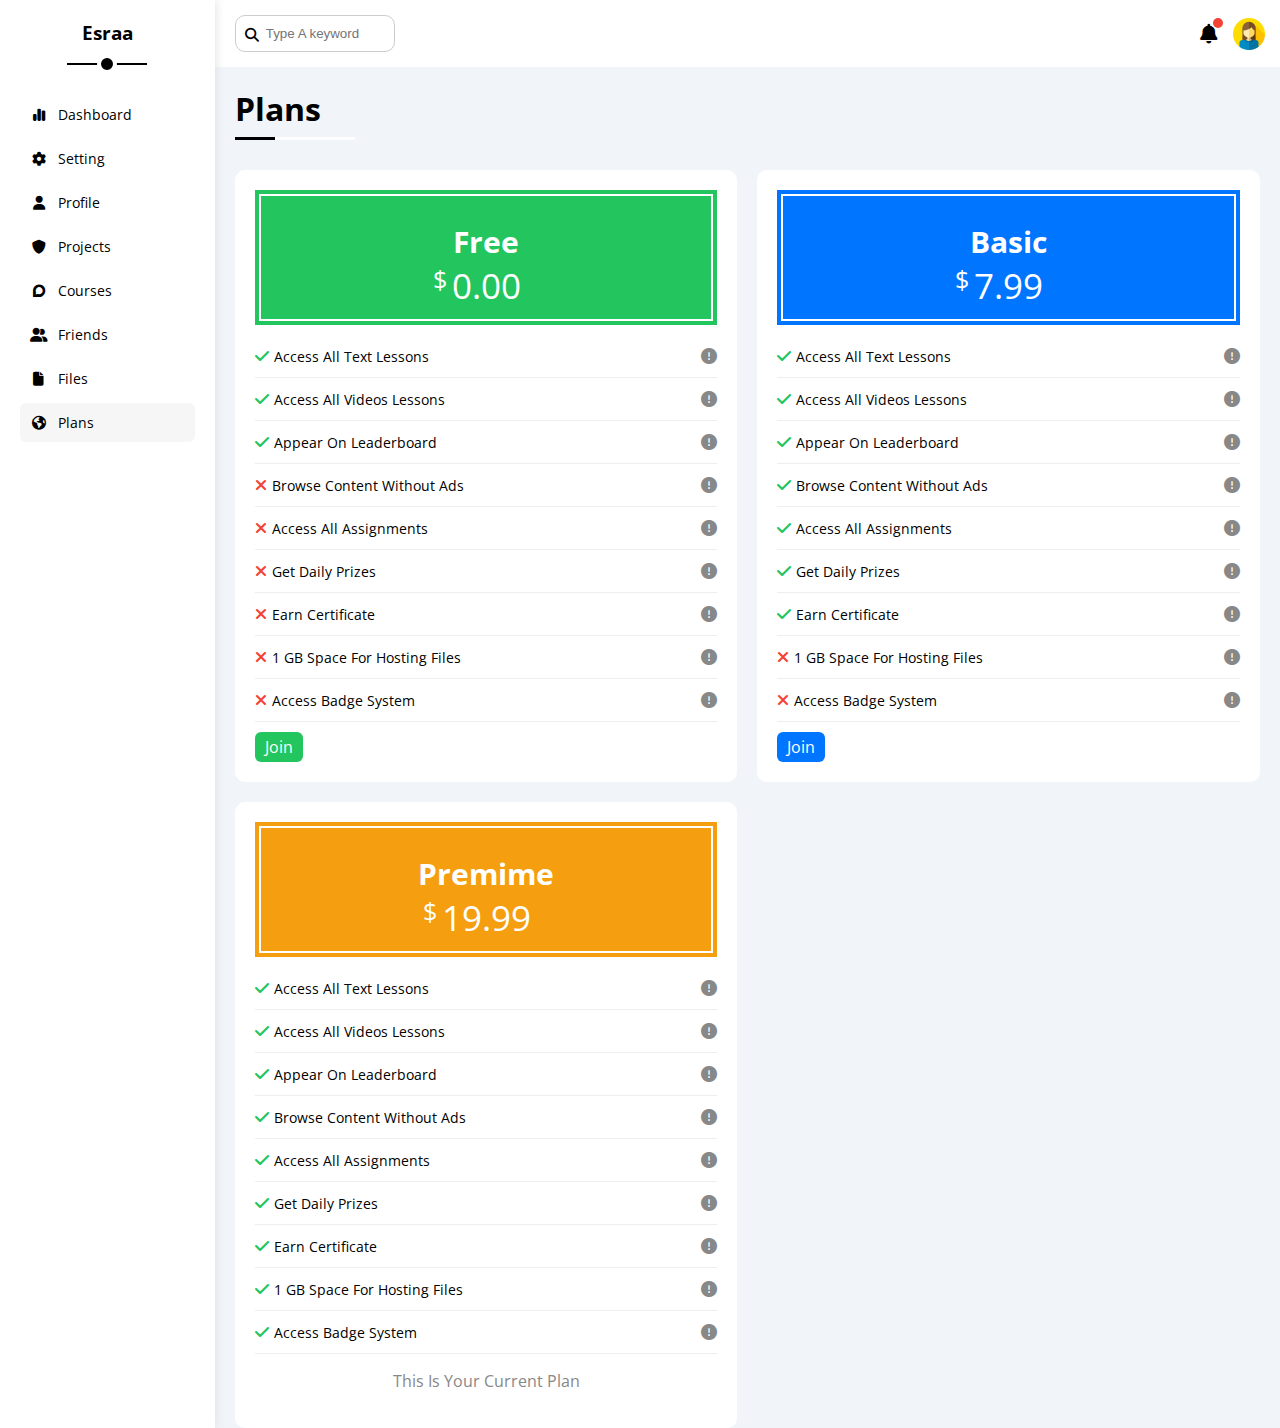
<file: plans.html>
<!DOCTYPE html>
<html lang="en">
  <head>
    <meta charset="UTF-8" />
    <meta http-equiv="X-UA-Compatible" content="IE=edge" />
    <meta name="viewport" content="width=device-width, initial-scale=1.0" />
    <meta
    name="description"
    content="simple dashboard for the works to view all projects,friend and files"
  />
    <link rel="stylesheet" type="text/css" href="css/common.css" />
    <link rel="stylesheet" type="text/css" href="css/framework.css" />
    <link rel="stylesheet" type="text/css" href="css/plans.css" />
    <title>Files</title>
    <!--attach google font-->
    <link rel="preconnect" href="https://fonts.googleapis.com" />
    <link rel="preconnect" href="https://fonts.gstatic.com" crossorigin />
    <link
      href="https://fonts.googleapis.com/css2?family=Open+Sans:wght@300;400&display=swap"
      rel="stylesheet"
    />
    <!--attach font awesome-->
    <link
      rel="stylesheet"
      href="https://cdnjs.cloudflare.com/ajax/libs/font-awesome/6.4.0/css/all.min.css"
    />
  </head>

  <body>
    <div class="page d-flex">
      <div class="sidebar bg-white p-20 p-relative active">
        <h3 class="p-relative txt-c mt-0">Esraa</h3>
        <ul>
          <li>
            <a
              class="d-flex flex-center fs-14 c-black rad-6 p-10"
              href="index.html"
              aria-label="this page for index"
            >
              <i class="fa-solid fa-chart-simple fa-fw"></i>
              <span>Dashboard</span>
            </a>
          </li>
          <li>
            <a
              class="d-flex flex-center fs-14 c-black rad-6 p-10"
              href="setting.html"
              aria-label="this page for setting"
            >
              <i class="fa-solid fa-gear fa-fw"></i>
              <span>Setting</span>
            </a>
          </li>
          <li>
            <a
              class="d-flex flex-center fs-14 c-black rad-6 p-10"
              href="profile.html"
              aria-label="this page for profile"
            >
              <i class="fa-solid fa-user fa-fw"></i>
              <span>Profile</span>
            </a>
          </li>
          <li>
            <a
              class="d-flex flex-center fs-14 c-black rad-6 p-10"
              href="projects.html"
              aria-label="this page for project"
            >
              <i class="fa-solid fa-shield fa-fw"></i>
              <span>Projects</span>
            </a>
          </li>
          <li>
            <a
              class="d-flex flex-center fs-14 c-black rad-6 p-10"
              href="courses.html"
              aria-label="this page for courses"
            >
              <i class="fa-brands fa-discourse fa-fw"></i>
              <span>Courses</span>
            </a>
          </li>

          <li>
            <a
              class="d-flex flex-center fs-14 c-black rad-6 p-10"
              href="friends.html"
              aria-label="this page for freind"
            >
              <i class="fa-solid fa-user-group fa-fw"></i>
              <span>Friends</span>
            </a>
          </li>
          <li>
            <a
              class="d-flex flex-center fs-14 c-black rad-6 p-10"
              href="files.html"
              aria-label="this page for files"
            >
              <i class="fa-solid fa-file fa-fw"></i>
              <span>Files</span>
            </a>
          </li>
          <li>
            <a
              class="d-flex flex-center fs-14 c-black rad-6 p-10 active"
              href="plans.html"
              aria-label="this page for plans"
            >
              <i class="fa-solid fa-earth-americas fa-fw"></i>
              <span>Plans</span>
            </a>
          </li>
        </ul>
      </div>
      <div class="content w-full">
        <!--start head-->
        <div class="head bg-white p-15 between-flex p-10">
          <div class="search p-relative">
            <input class="p-10" type="search" placeholder="Type A keyword" />
          </div>
          <div class="icons d-flex flex-center">
            <span class="notification p-relative">
              <i class="fa-solid fa-bell fa-lg"></i>
            </span>
            <img src="imgs/avatar.png" alt="profileImage" />
          </div>
        </div>
        <!--end head-->
        <h1 class="p-relative">Plans</h1>
        <div class="wrapper d-grid gap-20">
          <!--start plan-->
          <div class="plan p-20 bg-white rad-10">
            <div class="cover b-green d-flex flex-center mb-20">
              <div class="plan-details bg-green c-white">
                <h2 class="mb-0">Free</h2>
                <div class="plan-value">
                  <span class="dollar-sign">$</span>0.00
                </div>
              </div>
            </div>
            <div class="d-flex space-between flex-center b-bottom pb-10">
              <div class="d-flex flex-center">
                <i class="fa-solid fa-check c-green"></i>
                <span class="pl-5 fs-14">Access All Text Lessons</span>
              </div>
              <div>
                <i
                  class="exclamation fa-solid fa-circle-exclamation c-grey"
                ></i>
              </div>
            </div>
            <div class="d-flex space-between flex-center b-bottom pt-10 pb-10">
              <div class="d-flex flex-center">
                <i class="fa-solid fa-check c-green"></i>
                <span class="pl-5 fs-14"> Access All Videos Lessons</span>
              </div>
              <div>
                <i
                  class="exclamation fa-solid fa-circle-exclamation c-grey"
                ></i>
              </div>
            </div>
            <div class="d-flex space-between flex-center b-bottom pt-10 pb-10">
              <div class="d-flex flex-center">
                <i class="fa-solid fa-check c-green"></i>
                <span class="pl-5 fs-14"> Appear On Leaderboard</span>
              </div>
              <div>
                <i
                  class="exclamation fa-solid fa-circle-exclamation c-grey"
                ></i>
              </div>
            </div>
            <div class="d-flex space-between flex-center b-bottom pt-10 pb-10">
              <div class="d-flex flex-center">
                <i class="fa-solid fa-xmark c-red"></i>
                <span class="pl-5 fs-14">Browse Content Without Ads</span>
              </div>
              <div>
                <i
                  class="exclamation fa-solid fa-circle-exclamation c-grey"
                ></i>
              </div>
            </div>
            <div class="d-flex space-between flex-center b-bottom pt-10 pb-10">
              <div class="d-flex flex-center">
                <i class="fa-solid fa-xmark c-red"></i>
                <span class="pl-5 fs-14">Access All Assignments</span>
              </div>
              <div>
                <i
                  class="exclamation fa-solid fa-circle-exclamation c-grey"
                ></i>
              </div>
            </div>
            <div class="d-flex space-between flex-center b-bottom pt-10 pb-10">
              <div class="d-flex flex-center">
                <i class="fa-solid fa-xmark c-red"></i>
                <span class="pl-5 fs-14">Get Daily Prizes</span>
              </div>
              <div>
                <i
                  class="exclamation fa-solid fa-circle-exclamation c-grey"
                ></i>
              </div>
            </div>
            <div class="d-flex space-between flex-center b-bottom pt-10 pb-10">
              <div class="d-flex flex-center">
                <i class="fa-solid fa-xmark c-red"></i>
                <span class="pl-5 fs-14">Earn Certificate</span>
              </div>
              <div>
                <i
                  class="exclamation fa-solid fa-circle-exclamation c-grey"
                ></i>
              </div>
            </div>
            <div class="d-flex space-between flex-center b-bottom pt-10 pb-10">
              <div class="d-flex flex-center">
                <i class="fa-solid fa-xmark c-red"></i>
                <span class="pl-5 fs-14"> 1 GB Space For Hosting Files</span>
              </div>
              <div>
                <i
                  class="exclamation fa-solid fa-circle-exclamation c-grey"
                ></i>
              </div>
            </div>
            <div class="d-flex space-between flex-center b-bottom pt-10 pb-10">
                <div class="d-flex flex-center">
                  <i class="fa-solid fa-xmark c-red"></i>
                  <span class="pl-5 fs-14"> Access Badge System</span>
                </div>
                <div>
                  <i
                    class="exclamation fa-solid fa-circle-exclamation c-grey"
                  ></i>
                </div>
              </div>
              <a href="#" class="plan-btn btn-shape bg-green w-fit d-block c-white mt-10" aria-label="link for join">Join</a>
          
          </div>
          <!--end plan-->
           <!--start plan-->
           <div class="plan p-20 bg-white rad-10">
            <div class="cover b-blue d-flex flex-center mb-20">
              <div class="plan-details bg-blue c-white">
                <h2 class="mb-0">Basic</h2>
                <div class="plan-value">
                  <span class="dollar-sign">$</span>7.99
                </div>
              </div>
            </div>
            <div class="d-flex space-between flex-center b-bottom pb-10">
              <div class="d-flex flex-center">
                <i class="fa-solid fa-check c-green"></i>
                <span class="pl-5 fs-14">Access All Text Lessons</span>
              </div>
              <div>
                <i
                  class="exclamation fa-solid fa-circle-exclamation c-grey"
                ></i>
              </div>
            </div>
            <div class="d-flex space-between flex-center b-bottom pt-10 pb-10">
              <div class="d-flex flex-center">
                <i class="fa-solid fa-check c-green"></i>
                <span class="pl-5 fs-14"> Access All Videos Lessons</span>
              </div>
              <div>
                <i
                  class="exclamation fa-solid fa-circle-exclamation c-grey"
                ></i>
              </div>
            </div>
            <div class="d-flex space-between flex-center b-bottom pt-10 pb-10">
              <div class="d-flex flex-center">
                <i class="fa-solid fa-check c-green"></i>
                <span class="pl-5 fs-14"> Appear On Leaderboard</span>
              </div>
              <div>
                <i
                  class="exclamation fa-solid fa-circle-exclamation c-grey"
                ></i>
              </div>
            </div>
            <div class="d-flex space-between flex-center b-bottom pt-10 pb-10">
              <div class="d-flex flex-center">
                <i class="fa-solid fa-check c-green"></i>
                <span class="pl-5 fs-14">Browse Content Without Ads</span>
              </div>
              <div>
                <i
                  class="exclamation fa-solid fa-circle-exclamation c-grey"
                ></i>
              </div>
            </div>
            <div class="d-flex space-between flex-center b-bottom pt-10 pb-10">
              <div class="d-flex flex-center">
                <i class="fa-solid fa-check c-green"></i>
                <span class="pl-5 fs-14">Access All Assignments</span>
              </div>
              <div>
                <i
                  class="exclamation fa-solid fa-circle-exclamation c-grey"
                ></i>
              </div>
            </div>
            <div class="d-flex space-between flex-center b-bottom pt-10 pb-10">
              <div class="d-flex flex-center">
                <i class="fa-solid fa-check c-green"></i>
                <span class="pl-5 fs-14">Get Daily Prizes</span>
              </div>
              <div>
                <i
                  class="exclamation fa-solid fa-circle-exclamation c-grey"
                ></i>
              </div>
            </div>
            <div class="d-flex space-between flex-center b-bottom pt-10 pb-10">
              <div class="d-flex flex-center">
                <i class="fa-solid fa-check c-green"></i>
                <span class="pl-5 fs-14">Earn Certificate</span>
              </div>
              <div>
                <i
                  class="exclamation fa-solid fa-circle-exclamation c-grey"
                ></i>
              </div>
            </div>
            <div class="d-flex space-between flex-center b-bottom pt-10 pb-10">
              <div class="d-flex flex-center">
                <i class="fa-solid fa-xmark c-red"></i>
                <span class="pl-5 fs-14"> 1 GB Space For Hosting Files</span>
              </div>
              <div>
                <i
                  class="exclamation fa-solid fa-circle-exclamation c-grey"
                ></i>
              </div>
            </div>
            <div class="d-flex space-between flex-center b-bottom pt-10 pb-10">
                <div class="d-flex flex-center">
                  <i class="fa-solid fa-xmark c-red"></i>
                  <span class="pl-5 fs-14"> Access Badge System</span>
                </div>
                <div>
                  <i
                    class="exclamation fa-solid fa-circle-exclamation c-grey"
                  ></i>
                </div>
              </div>
              <a href="#" class="plan-btn btn-shape bg-blue w-fit d-block c-white mt-10" aria-label="link for join">Join</a>
          </div>
          <!--end plan-->
           <!--start plan-->
           <div class="plan p-20 bg-white rad-10">
            <div class="cover b-orange d-flex flex-center mb-20">
              <div class="plan-details bg-orange c-white">
                <h2 class="mb-0">Premime</h2>
                <div class="plan-value">
                  <span class="dollar-sign">$</span>19.99
                </div>
              </div>
            </div>
            <div class="d-flex space-between flex-center b-bottom pb-10">
              <div class="d-flex flex-center">
                <i class="fa-solid fa-check c-green"></i>
                <span class="pl-5 fs-14">Access All Text Lessons</span>
              </div>
              <div>
                <i
                  class="exclamation fa-solid fa-circle-exclamation c-grey"
                ></i>
              </div>
            </div>
            <div class="d-flex space-between flex-center b-bottom pt-10 pb-10">
              <div class="d-flex flex-center">
                <i class="fa-solid fa-check c-green"></i>
                <span class="pl-5 fs-14"> Access All Videos Lessons</span>
              </div>
              <div>
                <i
                  class="exclamation fa-solid fa-circle-exclamation c-grey"
                ></i>
              </div>
            </div>
            <div class="d-flex space-between flex-center b-bottom pt-10 pb-10">
              <div class="d-flex flex-center">
                <i class="fa-solid fa-check c-green"></i>
                <span class="pl-5 fs-14"> Appear On Leaderboard</span>
              </div>
              <div>
                <i
                  class="exclamation fa-solid fa-circle-exclamation c-grey"
                ></i>
              </div>
            </div>
            <div class="d-flex space-between flex-center b-bottom pt-10 pb-10">
              <div class="d-flex flex-center">
                <i class="fa-solid fa-check c-green"></i>
                <span class="pl-5 fs-14">Browse Content Without Ads</span>
              </div>
              <div>
                <i
                  class="exclamation fa-solid fa-circle-exclamation c-grey"
                ></i>
              </div>
            </div>
            <div class="d-flex space-between flex-center b-bottom pt-10 pb-10">
              <div class="d-flex flex-center">
                <i class="fa-solid fa-check c-green"></i>
                <span class="pl-5 fs-14">Access All Assignments</span>
              </div>
              <div>
                <i
                  class="exclamation fa-solid fa-circle-exclamation c-grey"
                ></i>
              </div>
            </div>
            <div class="d-flex space-between flex-center b-bottom pt-10 pb-10">
              <div class="d-flex flex-center">
                <i class="fa-solid fa-check c-green"></i>
                <span class="pl-5 fs-14">Get Daily Prizes</span>
              </div>
              <div>
                <i
                  class="exclamation fa-solid fa-circle-exclamation c-grey"
                ></i>
              </div>
            </div>
            <div class="d-flex space-between flex-center b-bottom pt-10 pb-10">
              <div class="d-flex flex-center">
                <i class="fa-solid fa-check c-green"></i>
                <span class="pl-5 fs-14">Earn Certificate</span>
              </div>
              <div>
                <i
                  class="exclamation fa-solid fa-circle-exclamation c-grey"
                ></i>
              </div>
            </div>
            <div class="d-flex space-between flex-center b-bottom pt-10 pb-10">
              <div class="d-flex flex-center">
                <i class="fa-solid fa-check c-green"></i>
                <span class="pl-5 fs-14"> 1 GB Space For Hosting Files</span>
              </div>
              <div>
                <i
                  class="exclamation fa-solid fa-circle-exclamation c-grey"
                ></i>
              </div>
            </div>
            <div class="d-flex space-between flex-center b-bottom pt-10 pb-10">
                <div class="d-flex flex-center">
                    <i class="fa-solid fa-check c-green"></i>
                  <span class="pl-5 fs-14"> Access Badge System</span>
                </div>
                <div>
                  <i
                    class="exclamation fa-solid fa-circle-exclamation c-grey"
                  ></i>
                </div>
              </div>
              <p class="c-grey">This Is Your Current Plan</p>
          </div>
          <!--end plan-->
        </div>
      </div>
    </div>
  </body>
</html>
</file>
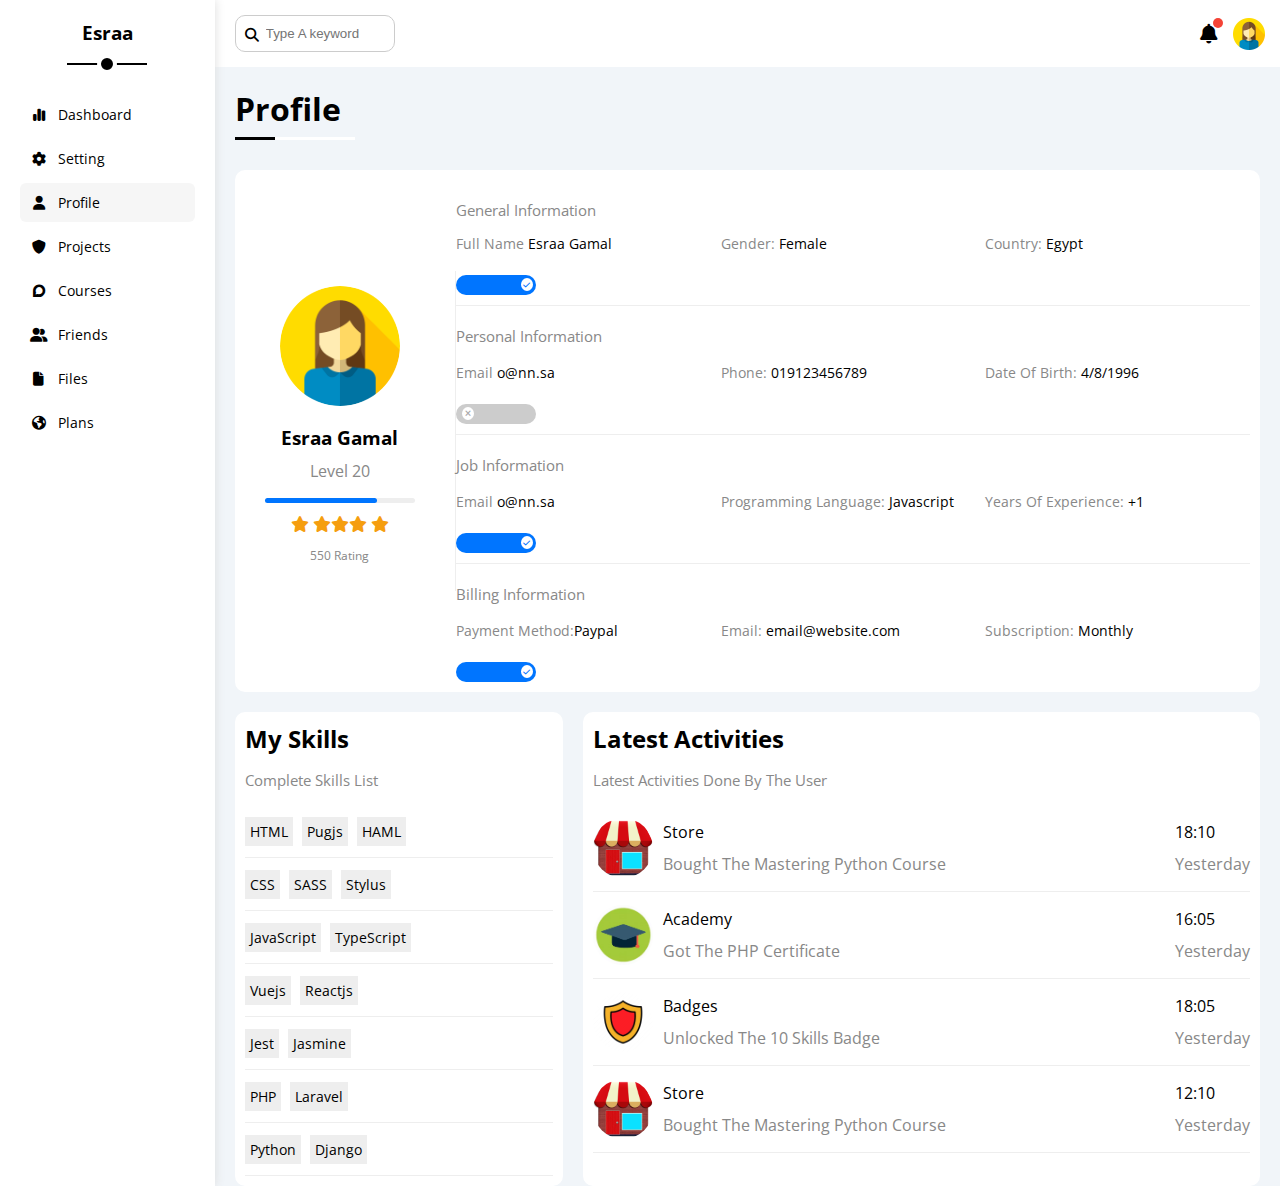
<file: profile.html>
<!DOCTYPE html>
<html lang="en">
  <head>
    <meta charset="UTF-8" />
    <meta http-equiv="X-UA-Compatible" content="IE=edge" />
    <meta name="viewport" content="width=device-width, initial-scale=1.0" />
    <meta
    name="description"
    content="simple dashboard for the works to view all projects,friend and files"
  />
    <link rel="stylesheet" type="text/css" href="css/common.css" />
    <link rel="stylesheet" type="text/css" href="css/framework.css" />
    <link rel="stylesheet" type="text/css" href="css/profile.css" />
    <title>Profile</title>
    <!--attach google font-->
    <link rel="preconnect" href="https://fonts.googleapis.com" />
    <link rel="preconnect" href="https://fonts.gstatic.com" crossorigin />
    <link
      href="https://fonts.googleapis.com/css2?family=Open+Sans:wght@300;400&display=swap"
      rel="stylesheet"
    />
    <!--attach font awesome-->
    <link
      rel="stylesheet"
      href="https://cdnjs.cloudflare.com/ajax/libs/font-awesome/6.4.0/css/all.min.css"
    />
  </head>

  <body>
    <div class="page d-flex">
      <div class="sidebar bg-white p-20 p-relative active">
        <h3 class="p-relative txt-c mt-0">Esraa</h3>
        <ul>
          <li>
            <a
              class="d-flex flex-center fs-14 c-black rad-6 p-10 "
              href="index.html"
              aria-label="this page for index"
            >
              <i class="fa-solid fa-chart-simple fa-fw"></i>
              <span>Dashboard</span>
            </a>
          </li>
          <li>
            <a
              class="d-flex flex-center fs-14 c-black rad-6 p-10"
              href="setting.html"
              aria-label="this page for setting"
            >
              <i class="fa-solid fa-gear fa-fw"></i>
              <span>Setting</span>
            </a>
          </li>
          <li>
            <a
              class="d-flex flex-center fs-14 c-black rad-6 p-10 active"
              href="profile.html"
              aria-label="this page for profile"
            >
              <i class="fa-solid fa-user fa-fw"></i>
              <span>Profile</span>
            </a>
          </li>
          <li>
            <a
              class="d-flex flex-center fs-14 c-black rad-6 p-10"
              href="projects.html"
              aria-label="this page for project"
            >
              <i class="fa-solid fa-shield fa-fw"></i>
              <span>Projects</span>
            </a>
          </li>
          <li>
            <a
              class="d-flex flex-center fs-14 c-black rad-6 p-10"
              href="courses.html"
              aria-label="this page for course"
            >
              <i class="fa-brands fa-discourse fa-fw"></i>
              <span>Courses</span>
            </a>
          </li>

          <li>
            <a
              class="d-flex flex-center fs-14 c-black rad-6 p-10"
              href="friends.html"
              aria-label="this page for friend"
            >
              <i class="fa-solid fa-user-group fa-fw"></i>
              <span>Friends</span>
            </a>
          </li>
          <li>
            <a
              class="d-flex flex-center fs-14 c-black rad-6 p-10"
              href="files.html"
              aria-label="this page for file"
            >
              <i class="fa-solid fa-file fa-fw"></i>
              <span>Files</span>
            </a>
          </li>
          <li>
            <a
              class="d-flex flex-center fs-14 c-black rad-6 p-10"
              href="plans.html"
              aria-label="this page for plans"
            >
              <i class="fa-solid fa-earth-americas fa-fw"></i>
              <span>Plans</span>
            </a>
          </li>
        </ul>
      </div>
      <div class="content w-full">
        <!--start head-->
        <div class="head bg-white p-15 between-flex p-10">
          <div class="search p-relative">
            <input class="p-10" type="search" placeholder="Type A keyword" />
          </div>
          <div class="icons d-flex flex-center">
            <span class="notification p-relative">
              <i class="fa-solid fa-bell fa-lg"></i>
            </span>
            <img src="imgs/avatar.png" alt="profileImage" />
          </div>
        </div>
        <!--end head-->
        <h1 class="p-relative">Profile</h1>
        <!-- start second section for profile-->
        <div class="wrapper d-grid gap-20">
          <!--start profile info-->
          <div class="profile-info p-10 bg-white rad-10">
            <div class="profile-container d-flex">
              <div class="profile-details p-20 mr-20">
                <img
                  class="img-profile"
                  src="imgs/avatar.png"
                  alt="profileImage"
                />
                <h3 class="mb-0">Esraa Gamal</h3>
                <p class="mt-10 c-grey">Level 20</p>
                <div class="bar bg-eee mb-10">
                  <div class="progress bg-blue"></div>
                </div>
                <div class="stars">
                  <i class="fa-solid fa-star c-orange"></i>
                  <i class="fa-solid fa-star c-orange"></i
                  ><i class="fa-solid fa-star c-orange"></i
                  ><i class="fa-solid fa-star c-orange"></i>
                  <i class="fa-solid fa-star c-orange"></i>
                </div>
                <p class="c-grey fs-12">550 Rating</p>
              </div>
              <div class="line bg-eee"></div>
              <div class="full-information">
                <div class="info-container b-bottom">
                  <p class="c-grey mb-0 pt-20 mt-0 fs-15">
                    General Information
                  </p>
                  <div class="information d-flex space-between fs-14">
                    <p class="c-grey mb-0 w-full">
                      Full Name <span class="c-black">Esraa Gamal</span>
                    </p>
                    <p class="c-grey mb-0 w-full">
                      Gender: <span class="c-black">Female</span>
                    </p>
                    <p class="c-grey mb-0 w-full">
                      Country: <span class="c-black">Egypt</span>
                    </p>
                  </div>

                  <label class="mt-0">
                    <input type="checkbox" class="toggle-checkbox" checked />
                    <div class="toggle-switch mb-10"></div>
                  </label>
                </div>
                <div class="info-container b-bottom">
                  <p class="c-grey mb-0 pt-20 mt-0 fs-15">
                    Personal Information
                  </p>
                  <div class="information d-flex space-between mt-3 fs-14">
                    <p class="c-grey mb-0 w-full">
                      Email <span class="c-black">o@nn.sa</span>
                    </p>
                    <p class="c-grey mb-0 w-full">
                      Phone: <span class="c-black"> 019123456789</span>
                    </p>
                    <p class="c-grey mb-0 w-full">
                      Date Of Birth: <span class="c-black">4/8/1996</span>
                    </p>
                  </div>
                  <label class="mt-3">
                    <input type="checkbox" class="toggle-checkbox" />
                    <div class="toggle-switch mb-10"></div>
                  </label>
                </div>
                <div class="info-container b-bottom">
                  <p class="c-grey mb-0 pt-20 mt-0 fs-15">Job Information</p>
                  <div class="information d-flex space-between mt-3 fs-14">
                    <p class="c-grey mb-0 w-full">
                      Email <span class="c-black">o@nn.sa</span>
                    </p>
                    <p class="c-grey mb-0 w-full">
                      Programming Language:
                      <span class="c-black"> Javascript</span>
                    </p>
                    <p class="c-grey mb-0 w-full">
                      Years Of Experience: <span class="c-black">+1</span>
                    </p>
                  </div>

                  <label class="mt-3">
                    <input type="checkbox" class="toggle-checkbox" checked />
                    <div class="toggle-switch mb-10"></div>
                  </label>
                </div>
                <div class="info-container">
                  <p class="c-grey mb-0 pt-20 mt-0 fs-15">
                    Billing Information
                  </p>
                  <div class="information d-flex space-between mt-3 fs-14">
                    <p class="c-grey mb-0 w-full">
                      Payment Method:<span class="c-black">Paypal</span>
                    </p>
                    <p class="c-grey mb-0 w-full">
                      Email: <span class="c-black">email@website.com</span>
                    </p>
                    <p class="c-grey mb-0 w-full">
                      Subscription: <span class="c-black">Monthly</span>
                    </p>
                  </div>

                  <label class="mt-3">
                    <input type="checkbox" class="toggle-checkbox" checked />
                    <div class="toggle-switch"></div>
                  </label>
                </div>
              </div>
            </div>
          </div>
          <!--end profile info-->
          <!--start my skill -->
          <div class="my-skill p-10 bg-white rad-10">
            <h2 class="mt-0 mb-10">My Skills</h2>
            <p class="c-grey fs-15">Complete Skills List</p>
            <div class="skills b-bottom">
              <span class="bg-eee p-5 fs-14 mr-5">HTML</span>
              <span class="bg-eee p-5 fs-14 mr-5">Pugjs</span>
              <span class="bg-eee p-5 fs-14">HAML</span>
            </div>
            <div class="skills b-bottom">
              <span class="bg-eee p-5 fs-14 mr-5">CSS</span>
              <span class="bg-eee p-5 fs-14 mr-5">SASS</span>
              <span class="bg-eee p-5 fs-14">Stylus</span>
            </div>
            <div class="skills b-bottom">
              <span class="bg-eee p-5 fs-14 mr-5">JavaScript</span>
              <span class="bg-eee p-5 fs-14 mr-5">TypeScript</span>
            </div>
            <div class="skills b-bottom">
              <span class="bg-eee p-5 fs-14 mr-5">Vuejs</span>
              <span class="bg-eee p-5 fs-14 mr-5">Reactjs</span>
            </div>
            <div class="skills b-bottom">
              <span class="bg-eee p-5 fs-14 mr-5">Jest</span>
              <span class="bg-eee p-5 fs-14 mr-5">Jasmine</span>
            </div>
            <div class="skills b-bottom">
              <span class="bg-eee p-5 fs-14 mr-5">PHP</span>
              <span class="bg-eee p-5 fs-14 mr-5">Laravel</span>
            </div>
            <div class="skills b-bottom">
              <span class="bg-eee p-5 fs-14 mr-5">Python</span>
              <span class="bg-eee p-5 fs-14 mr-5">Django</span>
            </div>
          </div>
          <!--end my skill-->
          <!--start activites-->
          <div class="latest-activites p-10 bg-white rad-10">
            <h2 class="mt-0 mb-10">Latest Activities</h2>
            <p class="c-grey fs-15">Latest Activities Done By The User</p>
            <div class="activity-row d-flex space-between b-bottom">
              <div class="activity-details d-flex flex-center">
                <img class="mr-10" src="imgs/store.png" alt="store-img" />
                <div>
                  <p class="mb-0">Store</p>
                  <p class="mt-10 c-grey">Bought The Mastering Python Course</p>
                </div>
              </div>
              <div>
                <p class="mb-0">18:10</p>
                <p class="c-grey mt-10">Yesterday</p>
              </div>
            </div>
            <div class="activity-row d-flex space-between b-bottom">
              <div class="activity-details d-flex flex-center">
                <img class="mr-10" src="imgs/academy.webp" alt="academy-img" />
                <div>
                  <p class="mb-0">Academy</p>
                  <p class="mt-10 c-grey">Got The PHP Certificate</p>
                </div>
              </div>
              <div>
                <p class="mb-0">16:05</p>
                <p class="c-grey mt-10">Yesterday</p>
              </div>
            </div>
            <div class="activity-row d-flex space-between b-bottom">
              <div class="activity-details d-flex flex-center">
                <img class="mr-10" src="imgs/badges.png" alt="badges-img" />
                <div>
                  <p class="mb-0">Badges</p>
                  <p class="mt-10 c-grey">Unlocked The 10 Skills Badge</p>
                </div>
              </div>
              <div>
                <p class="mb-0">18:05</p>
                <p class="c-grey mt-10">Yesterday</p>
              </div>
            </div>
            <div class="activity-row d-flex space-between b-bottom">
              <div class="activity-details d-flex flex-center">
                <img class="mr-10" src="imgs/store.png" alt="store-img" />
                <div>
                  <p class="mb-0">Store</p>
                  <p class="mt-10 c-grey">Bought The Mastering Python Course</p>
                </div>
              </div>
              <div>
                <p class="mb-0">12:10</p>
                <p class="c-grey mt-10">Yesterday</p>
              </div>
            </div>
          </div>
          <!--end activites-->
        </div>
        <!-- end second section for profile-->
      </div>
    </div>
  </body>
</html>
</file>
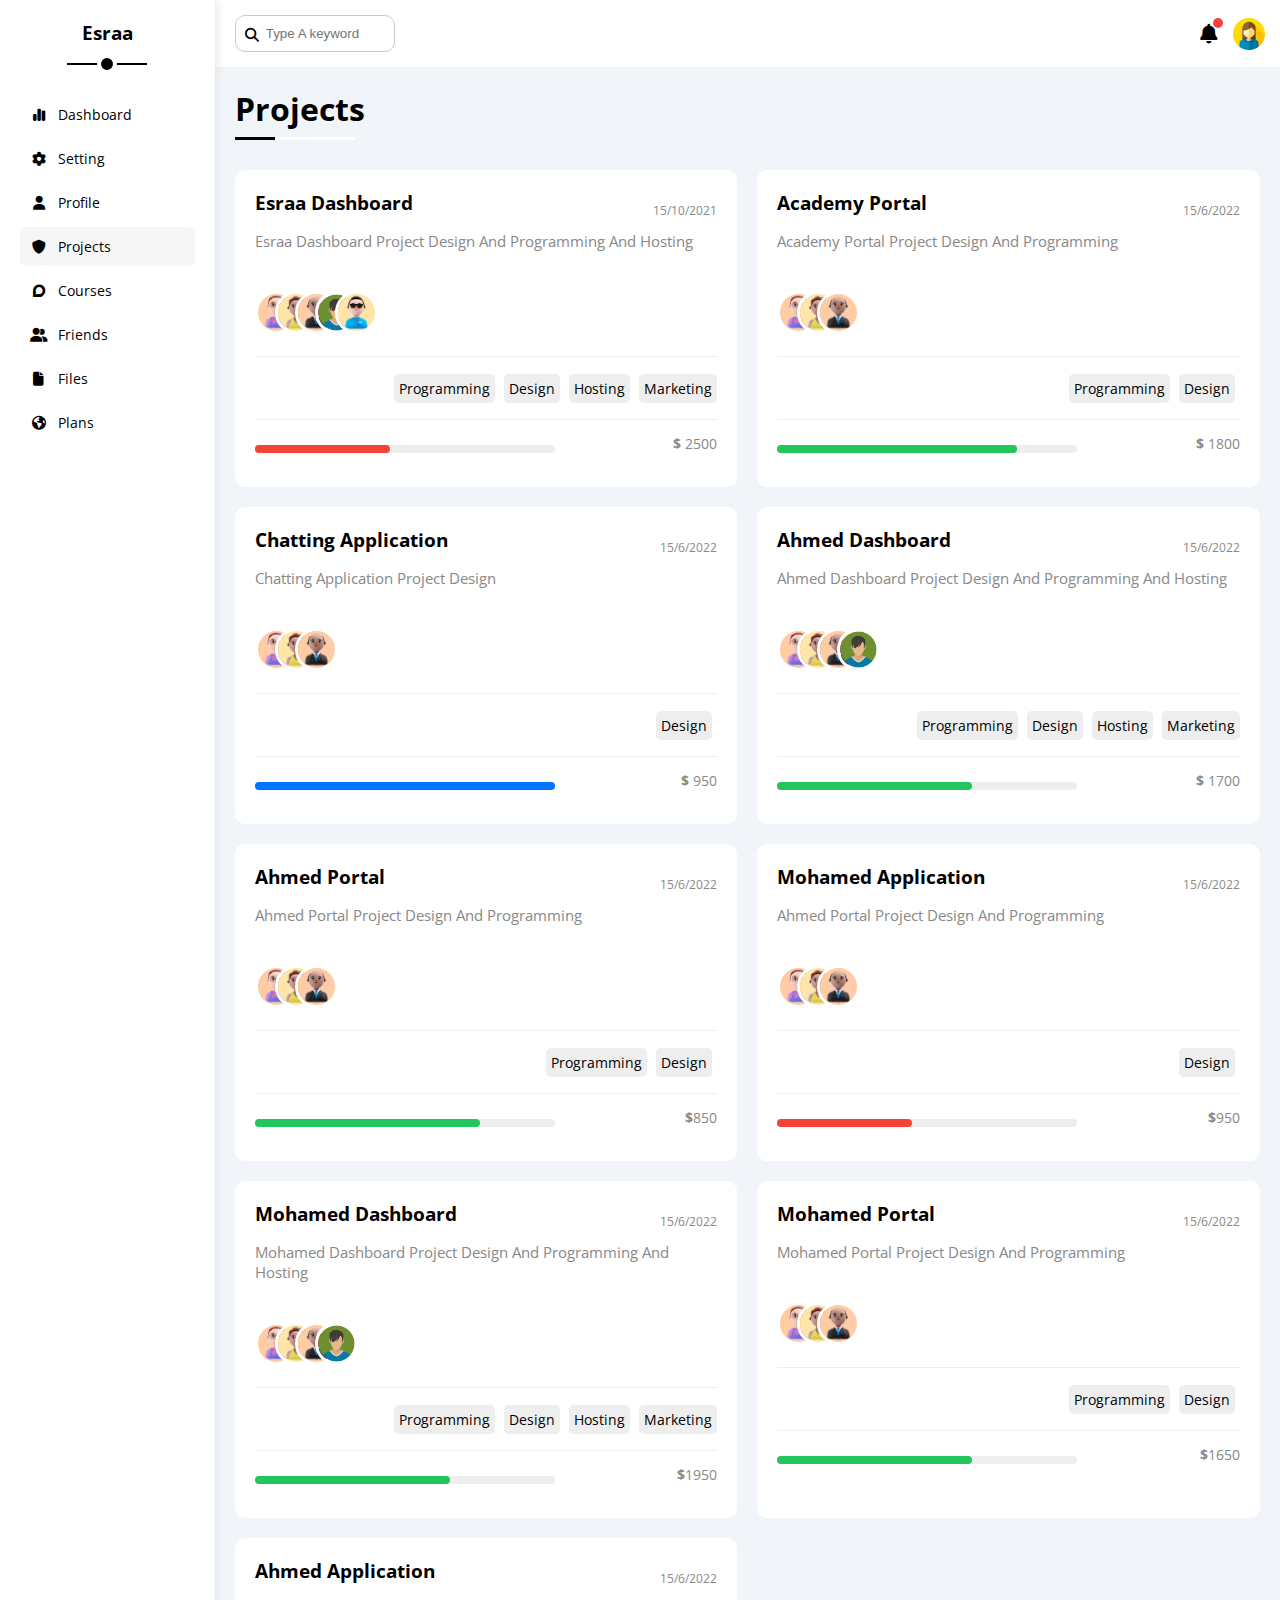
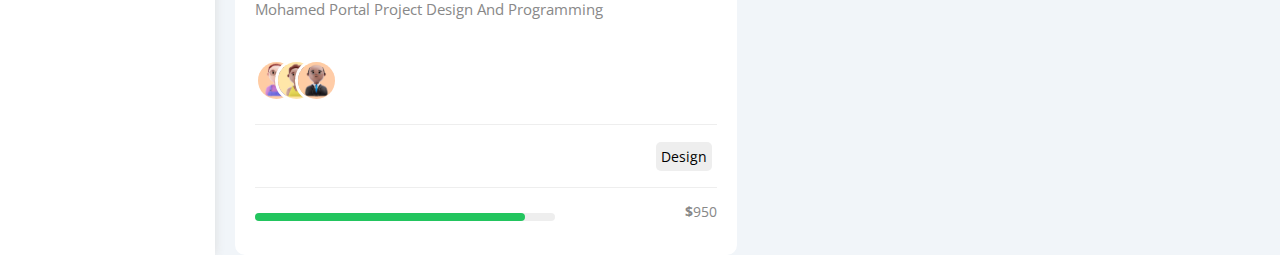
<file: projects.html>
<!DOCTYPE html>
<html lang="en">
  <head>
    <meta charset="UTF-8" />
    <meta http-equiv="X-UA-Compatible" content="IE=edge" />
    <meta name="viewport" content="width=device-width, initial-scale=1.0" />
    <meta
    name="description"
    content="simple dashboard for the works to view all projects,friend and files"
  />
    <link rel="stylesheet" type="text/css" href="css/common.css" />
    <link rel="stylesheet" type="text/css" href="css/framework.css" />
    <link rel="stylesheet" type="text/css" href="css/projects.css" />
    <title>Profile</title>
    <!--attach google font-->
    <link rel="preconnect" href="https://fonts.googleapis.com" />
    <link rel="preconnect" href="https://fonts.gstatic.com" crossorigin />
    <link
      href="https://fonts.googleapis.com/css2?family=Open+Sans:wght@300;400&display=swap"
      rel="stylesheet"
    />
    <!--attach font awesome-->
    <link
      rel="stylesheet"
      href="https://cdnjs.cloudflare.com/ajax/libs/font-awesome/6.4.0/css/all.min.css"
    />
  </head>

  <body>
    <div class="page d-flex">
      <div class="sidebar bg-white p-20 p-relative active">
        <h3 class="p-relative txt-c mt-0">Esraa</h3>
        <ul>
          <li>
            <a
              class="d-flex flex-center fs-14 c-black rad-6 p-10 "
              href="index.html"
              aria-label="this page for index"
            >
              <i class="fa-solid fa-chart-simple fa-fw"></i>
              <span>Dashboard</span>
            </a>
          </li>
          <li>
            <a
              class="d-flex flex-center fs-14 c-black rad-6 p-10"
              href="setting.html"
              aria-label="this page for setting"
            >
              <i class="fa-solid fa-gear fa-fw"></i>
              <span>Setting</span>
            </a>
          </li>
          <li>
            <a
              class="d-flex flex-center fs-14 c-black rad-6 p-10"
              href="profile.html"
              aria-label="this page for profile"
            >
              <i class="fa-solid fa-user fa-fw"></i>
              <span>Profile</span>
            </a>
          </li>
          <li>
            <a
              class="d-flex flex-center fs-14 c-black rad-6 p-10 active"
              href="projects.html"
              aria-label="this page for project"
            >
              <i class="fa-solid fa-shield fa-fw"></i>
              <span>Projects</span>
            </a>
          </li>
          <li>
            <a
              class="d-flex flex-center fs-14 c-black rad-6 p-10"
              href="courses.html"
              aria-label="this page for course"
            >
              <i class="fa-brands fa-discourse fa-fw"></i>
              <span>Courses</span>
            </a>
          </li>

          <li>
            <a
              class="d-flex flex-center fs-14 c-black rad-6 p-10"
              href="friends.html"
              aria-label="this page for friend"
            >
              <i class="fa-solid fa-user-group fa-fw"></i>
              <span>Friends</span>
            </a>
          </li>
          <li>
            <a
              class="d-flex flex-center fs-14 c-black rad-6 p-10"
              href="files.html"
              aria-label="this page for file"
            >
              <i class="fa-solid fa-file fa-fw"></i>
              <span>Files</span>
            </a>
          </li>
          <li>
            <a
              class="d-flex flex-center fs-14 c-black rad-6 p-10"
              href="plans.html"
              aria-label="this page for plans"
            >
              <i class="fa-solid fa-earth-americas fa-fw"></i>
              <span>Plans</span>
            </a>
          </li>
        </ul>
      </div>
      <div class="content w-full">
        <!--start head-->
        <div class="head bg-white p-15 between-flex p-10">
          <div class="search p-relative">
            <input class="p-10" type="search" placeholder="Type A keyword" />
          </div>
          <div class="icons d-flex flex-center">
            <span class="notification p-relative">
              <i class="fa-solid fa-bell fa-lg"></i>
            </span>
            <img src="imgs/avatar.png" alt="profileImage" />
          </div>
        </div>
        <!--end head-->
        <h1 class="p-relative">Projects</h1>
        <!-- start second section for profile-->
        <div class="wrapper d-grid gap-20">
          <!-- start dashboard -->
          <div class="dashboard p-20 bg-white rad-10">
            <div class="dashboard-info d-flex space-between">
              <h3 class="mt-0 mb-10">Esraa Dashboard</h3>
              <p class="c-grey fs-12">15/10/2021</p>
            </div>
            <p class="details mt-0 c-grey fs-15 mb-20">
              Esraa Dashboard Project Design And Programming And Hosting
            </p>
            <div class="image-avatar rad-50 d-flex mb-20">
              <img
                class="rad-50 user1"
                src="imgs/user1.webp"
                alt="user1-image"
              />
              <img
                class="rad-50 user2"
                src="imgs/user2.webp"
                alt="user2-image"
              />
              <img
                class="rad-50 user3"
                src="imgs/user3.webp"
                alt="user3-image"
              />
              <img
                class="rad-50 user4"
                src="imgs/user4.png"
                alt="user4-image"
              />
              <img class="rad-50 user5" src="imgs/user6.webp" alt="user-image" />
            </div>
            <div class="skills b-bottom">
              <span class="bg-eee p-5 fs-14 mr-5">Programming</span>
              <span class="bg-eee p-5 fs-14 mr-5">Design</span>
              <span class="bg-eee p-5 fs-14 mr-5">Hosting</span>
              <span class="bg-eee p-5 fs-14">Marketing</span>
            </div>
            <div class="details-progress d-flex space-between flex-center">
              <div class="bar bg-eee mt-10">
                <div class="progress progress-1 bg-red"></div>
              </div>
              <p class="c-grey fs-14"><span class="fw-bold">$</span> 2500</p>
            </div>
          </div>
          <!-- end dashboard -->
          <!-- start Academy Portal-->
          <div class="academy-portal p-20 bg-white rad-10">
            <div class="dashboard-info d-flex space-between">
              <h3 class="mt-0 mb-10">Academy Portal</h3>
              <p class="c-grey fs-12">15/6/2022</p>
            </div>
            <p class="details mt-0 c-grey fs-15 mb-20">
              Academy Portal Project Design And Programming
            </p>
            <div class="image-avatar rad-50 d-flex mb-20">
              <img
                class="rad-50 user1"
                src="imgs/user1.webp"
                alt="user1-image"
              />
              <img
                class="rad-50 user2"
                src="imgs/user2.webp"
                alt="user2-image"
              />
              <img
                class="rad-50 user3"
                src="imgs/user3.webp"
                alt="user3-image"
              />
            </div>
            <div class="skills b-bottom">
              <span class="bg-eee p-5 fs-14 mr-5">Programming</span>
              <span class="bg-eee p-5 fs-14 mr-5">Design</span>
            </div>
            <div class="details-progress d-flex space-between flex-center">
              <div class="bar bg-eee mt-10">
                <div class="progress progress-2 bg-green"></div>
              </div>
              <p class="c-grey fs-14"><span class="fw-bold">$</span> 1800</p>
            </div>
          </div>
          <!-- end Academy Portal-->
          <!-- start Chatting Application-->
          <div class="chatting-application p-20 bg-white rad-10">
            <div class="dashboard-info d-flex space-between">
              <h3 class="mt-0 mb-10">Chatting Application</h3>
              <p class="c-grey fs-12">15/6/2022</p>
            </div>
            <p class="details mt-0 c-grey fs-15 mb-20">
              Chatting Application Project Design
            </p>
            <div class="image-avatar rad-50 d-flex mb-20">
              <img
                class="rad-50 user1"
                src="imgs/user1.webp"
                alt="user1-image"
              />
              <img
                class="rad-50 user2"
                src="imgs/user2.webp"
                alt="user2-image"
              />
              <img
                class="rad-50 user3"
                src="imgs/user3.webp"
                alt="user3-image"
              />
            </div>
            <div class="skills b-bottom">
              <span class="bg-eee p-5 fs-14 mr-5">Design</span>
            </div>
            <div class="details-progress d-flex space-between flex-center">
              <div class="bar bg-eee mt-10">
                <div class="progress progress-3 bg-blue"></div>
              </div>
              <p class="c-grey fs-14"><span class="fw-bold">$</span> 950</p>
            </div>
          </div>
          <!-- end Chatting Application-->
          <!-- start Ahmed Dashboard-->
          <div class="ahmed-dashboard p-20 bg-white rad-10">
            <div class="dashboard-info d-flex space-between">
              <h3 class="mt-0 mb-10">Ahmed Dashboard</h3>
              <p class="c-grey fs-12">15/6/2022</p>
            </div>
            <p class="details mt-0 c-grey fs-15 mb-20">
              Ahmed Dashboard Project Design And Programming And Hosting
            </p>
            <div class="image-avatar rad-50 d-flex mb-20">
              <img
                class="rad-50 user1"
                src="imgs/user1.webp"
                alt="user1-image"
              />
              <img
                class="rad-50 user2"
                src="imgs/user2.webp"
                alt="user2-image"
              />
              <img
                class="rad-50 user3"
                src="imgs/user3.webp"
                alt="user3-image"
              />
              <img
                class="rad-50 user4"
                src="imgs/user4.png"
                alt="user4-image"
              />
            </div>
            <div class="skills b-bottom">
              <span class="bg-eee p-5 fs-14 mr-5">Programming</span>
              <span class="bg-eee p-5 fs-14 mr-5">Design</span>
              <span class="bg-eee p-5 fs-14 mr-5">Hosting</span>
              <span class="bg-eee p-5 fs-14">Marketing</span>
            </div>
            <div class="details-progress d-flex space-between flex-center">
              <div class="bar bg-eee mt-10">
                <div class="progress progress-4 bg-green"></div>
              </div>
              <p class="c-grey fs-14"><span class="fw-bold">$</span> 1700</p>
            </div>
          </div>
          <!-- end Ahmed Dashboard-->
          <!-- start Ahmed Portal-->
          <div class="ahmed-portal p-20 bg-white rad-10">
            <div class="dashboard-info d-flex space-between">
              <h3 class="mt-0 mb-10">Ahmed Portal</h3>
              <p class="c-grey fs-12">15/6/2022</p>
            </div>
            <p class="details mt-0 c-grey fs-15 mb-20">
              Ahmed Portal Project Design And Programming
            </p>
            <div class="image-avatar rad-50 d-flex mb-20">
              <img
                class="rad-50 user1"
                src="imgs/user1.webp"
                alt="user1-image"
              />
              <img
                class="rad-50 user2"
                src="imgs/user2.webp"
                alt="user2-image"
              />
              <img
                class="rad-50 user3"
                src="imgs/user3.webp"
                alt="user3-image"
              />
           
            </div>
            <div class="skills b-bottom">
              <span class="bg-eee p-5 fs-14 mr-5">Programming</span>
              <span class="bg-eee p-5 fs-14 mr-5">Design</span>
             
            </div>
            <div class="details-progress d-flex space-between flex-center">
              <div class="bar bg-eee mt-10">
                <div class="progress progress-5 bg-green"></div>
              </div>
              <p class="c-grey fs-14"><span class="fw-bold">$</span>850</p>
            </div>
          </div>
          <!-- end Ahmed Portal-->
          <!-- start Mohamed Application-->
          <div class="mohamed-application p-20 bg-white rad-10">
            <div class="dashboard-info d-flex space-between">
              <h3 class="mt-0 mb-10">Mohamed Application</h3>
              <p class="c-grey fs-12">15/6/2022</p>
            </div>
            <p class="details mt-0 c-grey fs-15 mb-20">
              Ahmed Portal Project Design And Programming
            </p>
            <div class="image-avatar rad-50 d-flex mb-20">
              <img
                class="rad-50 user1"
                src="imgs/user1.webp"
                alt="user1-image"
              />
              <img
                class="rad-50 user2"
                src="imgs/user2.webp"
                alt="user2-image"
              />
              <img
                class="rad-50 user3"
                src="imgs/user3.webp"
                alt="user3-image"
              />
           
            </div>
            <div class="skills b-bottom">
           
              <span class="bg-eee p-5 fs-14 mr-5">Design</span>
             
            </div>
            <div class="details-progress d-flex space-between flex-center">
              <div class="bar bg-eee mt-10">
                <div class="progress progress-6 bg-red"></div>
              </div>
              <p class="c-grey fs-14"><span class="fw-bold">$</span>950</p>
            </div>
          </div>
          <!-- end Ahmed Portal-->
           <!-- start Mohamed Dashboard-->
           <div class="mohamed-application p-20 bg-white rad-10">
            <div class="dashboard-info d-flex space-between">
              <h3 class="mt-0 mb-10">Mohamed Dashboard</h3>
              <p class="c-grey fs-12">15/6/2022</p>
            </div>
            <p class="details mt-0 c-grey fs-15 mb-20">
              Mohamed Dashboard Project Design And Programming And Hosting
            </p>
            <div class="image-avatar rad-50 d-flex mb-20">
              <img
                class="rad-50 user1"
                src="imgs/user1.webp"
                alt="user1-image"
              />
              <img
                class="rad-50 user2"
                src="imgs/user2.webp"
                alt="user2-image"
              />
              <img
                class="rad-50 user3"
                src="imgs/user3.webp"
                alt="user3-image"
              />
              <img
              class="rad-50 user4"
              src="imgs/user4.png"
              alt="user4-image"
            />
           
            </div>
            <div class="skills b-bottom">
           
              <span class="bg-eee p-5 fs-14 mr-5">Programming</span>
              <span class="bg-eee p-5 fs-14 mr-5">Design</span>
              <span class="bg-eee p-5 fs-14 mr-5">Hosting</span>
              <span class="bg-eee p-5 fs-14">Marketing</span>
             
            </div>
            <div class="details-progress d-flex space-between flex-center">
              <div class="bar bg-eee mt-10">
                <div class="progress progress-4 bg-green"></div>
              </div>
              <p class="c-grey fs-14"><span class="fw-bold">$</span>1950</p>
            </div>
          </div>
          <!-- end Mohamed Dashboard-->
            <!-- start Mohamed Portal-->
            <div class="mohamed-portal p-20 bg-white rad-10">
              <div class="dashboard-info d-flex space-between">
                <h3 class="mt-0 mb-10">Mohamed Portal</h3>
                <p class="c-grey fs-12">15/6/2022</p>
              </div>
              <p class="details mt-0 c-grey fs-15 mb-20">
                Mohamed Portal Project Design And Programming
              </p>
              <div class="image-avatar rad-50 d-flex mb-20">
                <img
                  class="rad-50 user1"
                  src="imgs/user1.webp"
                  alt="user1-image"
                />
                <img
                  class="rad-50 user2"
                  src="imgs/user2.webp"
                  alt="user2-image"
                />
                <img
                class="rad-50 user3"
                src="imgs/user3.webp"
                alt="user3-image"
              />
             
              </div>
              <div class="skills b-bottom">
             
                <span class="bg-eee p-5 fs-14 mr-5">Programming</span>
                <span class="bg-eee p-5 fs-14 mr-5">Design</span>
               
               
              </div>
              <div class="details-progress d-flex space-between flex-center">
                <div class="bar bg-eee mt-10">
                  <div class="progress progress-4 bg-green"></div>
                </div>
                <p class="c-grey fs-14"><span class="fw-bold">$</span>1650</p>
              </div>
            </div>
            <!-- end Mohamed Portal-->
              <!-- start Ahmed Application-->
              <div class="ahmed -application p-20 bg-white rad-10">
                <div class="dashboard-info d-flex space-between">
                  <h3 class="mt-0 mb-10">Ahmed Application</h3>
                  <p class="c-grey fs-12">15/6/2022</p>
                </div>
                <p class="details mt-0 c-grey fs-15 mb-20">
                  Mohamed Portal Project Design And Programming
                </p>
                <div class="image-avatar rad-50 d-flex mb-20">
                  <img
                    class="rad-50 user1"
                    src="imgs/user1.webp"
                    alt="user1-image"
                  />
                  <img
                    class="rad-50 user2"
                    src="imgs/user2.webp"
                    alt="user2-image"
                  />
                  <img
                  class="rad-50 user3"
                  src="imgs/user3.webp"
                  alt="user3-image"
                />
               
                </div>
                <div class="skills b-bottom">
               
            
                  <span class="bg-eee p-5 fs-14 mr-5">Design</span>
                 
                 
                </div>
                <div class="details-progress d-flex space-between flex-center">
                  <div class="bar bg-eee mt-10">
                    <div class="progress progress-7 bg-green"></div>
                  </div>
                  <p class="c-grey fs-14"><span class="fw-bold">$</span>950</p>
                </div>
              </div>
              <!-- end Ahmed Application-->
        </div>
      </div>
    </div>
  </body>
</html>
</file>
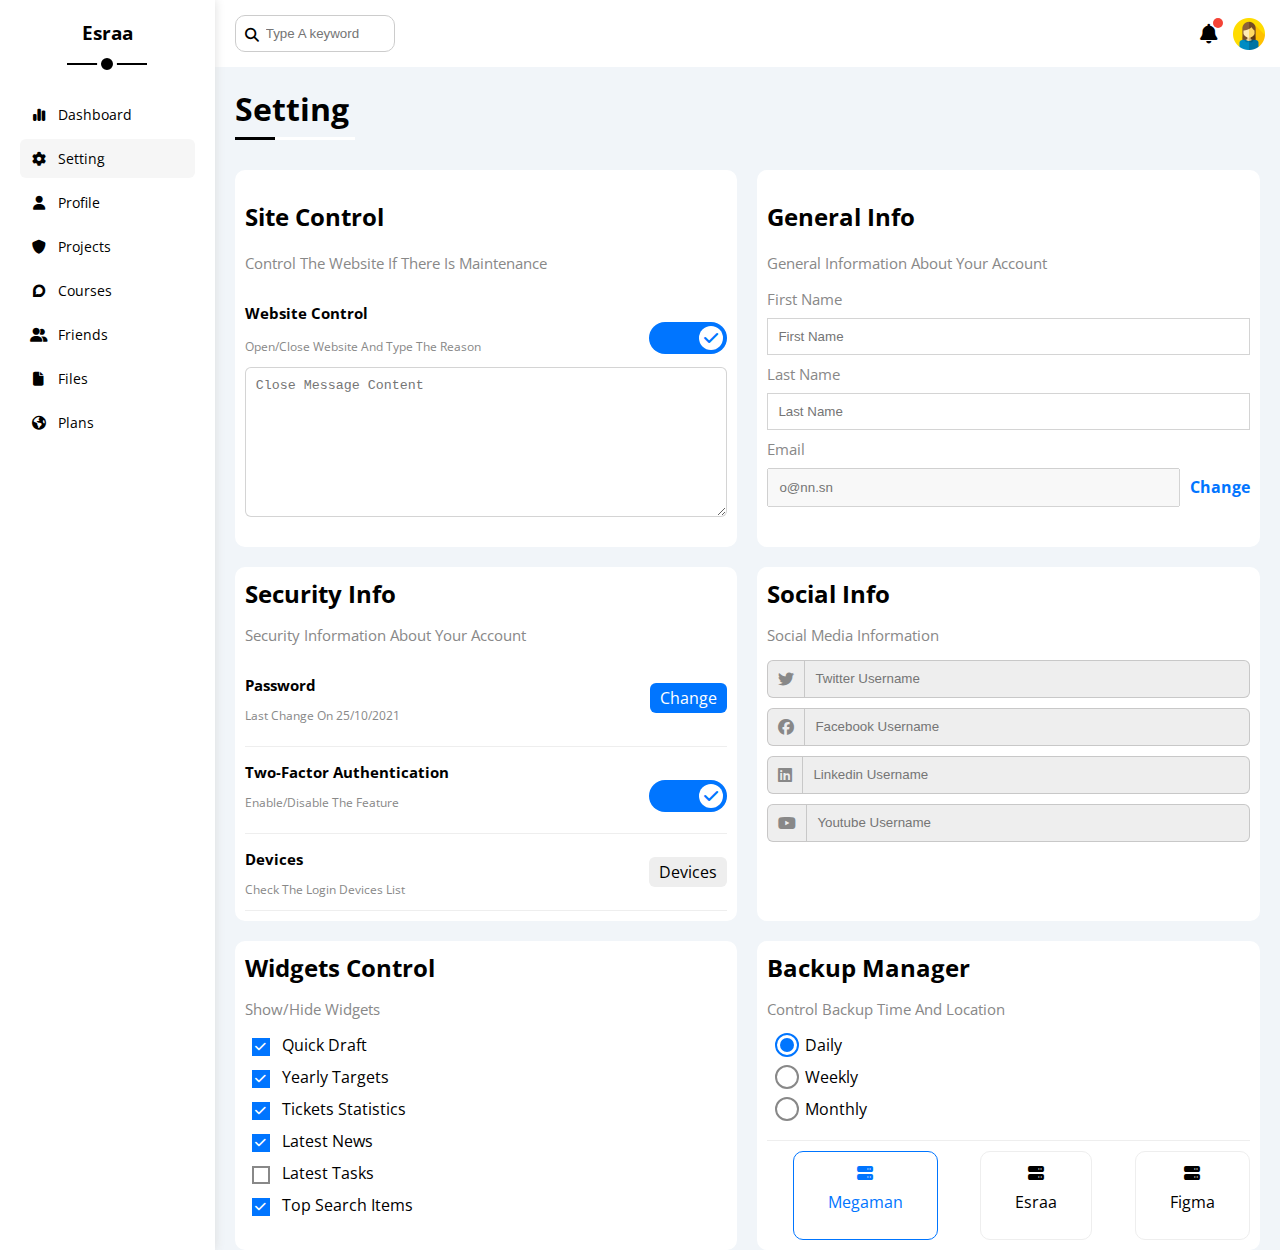
<file: setting.html>
<!DOCTYPE html>
<html lang="en">
  <head>
    <meta charset="UTF-8" />
    <meta http-equiv="X-UA-Compatible" content="IE=edge" />
    <meta name="viewport" content="width=device-width, initial-scale=1.0" />
    <meta
    name="description"
    content="simple dashboard for the works to view all projects,friend and files"
  />
    <link rel="stylesheet" type="text/css" href="css/common.css" />
    <link rel="stylesheet" type="text/css" href="css/framework.css" />
    <link rel="stylesheet" type="text/css" href="css/setting.css" />
    <title>Setting</title>
    <!--attach google font-->
    <link rel="preconnect" href="https://fonts.googleapis.com" />
    <link rel="preconnect" href="https://fonts.gstatic.com" crossorigin />
    <link
      href="https://fonts.googleapis.com/css2?family=Open+Sans:wght@300;400&display=swap"
      rel="stylesheet"
    />
    <!--attach font awesome-->
    <link
      rel="stylesheet"
      href="https://cdnjs.cloudflare.com/ajax/libs/font-awesome/6.4.0/css/all.min.css"
    />
  </head>

  <body>
    <div class="page d-flex">
      <div class="sidebar bg-white p-20 p-relative active">
        <h3 class="p-relative txt-c mt-0">Esraa</h3>
        <ul>
          <li>
            <a
              class="d-flex flex-center fs-14 c-black rad-6 p-10 "
              href="index.html"
              aria-label="this page for index"
            >
              <i class="fa-solid fa-chart-simple fa-fw"></i>
              <span>Dashboard</span>
            </a>
          </li>
          <li>
            <a
              class="d-flex flex-center fs-14 c-black rad-6 p-10 active"
              href="setting.html"
              aria-label="this page for setting"
            >
              <i class="fa-solid fa-gear fa-fw"></i>
              <span>Setting</span>
            </a>
          </li>
          <li>
            <a
              class="d-flex flex-center fs-14 c-black rad-6 p-10"
              href="profile.html"
              aria-label="this page for profile"
            >
              <i class="fa-solid fa-user fa-fw"></i>
              <span>Profile</span>
            </a>
          </li>
          <li>
            <a
              class="d-flex flex-center fs-14 c-black rad-6 p-10"
              href="projects.html"
              aria-label="this page for project"
            >
              <i class="fa-solid fa-shield fa-fw"></i>
              <span>Projects</span>
            </a>
          </li>
          <li>
            <a
              class="d-flex flex-center fs-14 c-black rad-6 p-10"
              href="courses.html"
              aria-label="this page for course"
            >
              <i class="fa-brands fa-discourse fa-fw"></i>
              <span>Courses</span>
            </a>
          </li>

          <li>
            <a
              class="d-flex flex-center fs-14 c-black rad-6 p-10"
              href="friends.html"
              aria-label="this page for friend"
            >
              <i class="fa-solid fa-user-group fa-fw"></i>
              <span>Friends</span>
            </a>
          </li>
          <li>
            <a
              class="d-flex flex-center fs-14 c-black rad-6 p-10"
              href="files.html"
              aria-label="this page for file"
            >
              <i class="fa-solid fa-file fa-fw"></i>
              <span>Files</span>
            </a>
          </li>
          <li>
            <a
              class="d-flex flex-center fs-14 c-black rad-6 p-10"
              href="plans.html"
              aria-label="this page for plans"
            >
              <i class="fa-solid fa-earth-americas fa-fw"></i>
              <span>Plans</span>
            </a>
          </li>
        </ul>
      </div>
      <div class="content w-full">
        <!--start head-->
        <div class="head bg-white p-15 between-flex p-10">
          <div class="search p-relative">
            <input class="p-10" type="search" placeholder="Type A keyword" />
          </div>
          <div class="icons d-flex flex-center">
            <span class="notification p-relative">
              <i class="fa-solid fa-bell fa-lg"></i>
            </span>
            <img src="imgs/avatar.png" alt="profileImage" />
          </div>
        </div>
        <!--end head-->
        <h1 class="p-relative">Setting</h1>
        <div class="wrapper d-grid gap-20">
          <!--start site control-->
          <div class="site-control p-10 bg-white rad-10">
            <h2>Site Control</h2>
            <p class="c-grey fs-15">
              Control The Website If There Is Maintenance
            </p>
            <div class="control-container d-flex flex-center space-between">
              <div class="control-details">
                <h3 class="fs-15">Website Control</h3>
                <p class="c-grey fs-12">
                  Open/Close Website And Type The Reason
                </p>
              </div>
              <label>
                <input type="checkbox" class="toggle-checkbox" checked />
                <div class="toggle-switch"></div>
              </label>
            </div>
            <textarea
              class="message d-block mb-20 w-full p-10 b-input rad-6"
              placeholder="Close Message Content"
            ></textarea>
          </div>
          <!--end site control-->
          <!-- start general info-->
          <div class="general-info p-10 bg-white rad-10">
            <h2>General Info</h2>
            <p class="c-grey fs-15">General Information About Your Account</p>
            <form>
              <label for="fname" class="c-grey fs-15">First Name</label>
              <input
                type="text"
                id="fname"
                name="fname"
                class="b-input"
                placeholder="First Name"
              />
              <label for="lname" class="c-grey fs-15">Last Name</label>
              <input
                type="text"
                id="lname"
                name="lname"
                class="b-input"
                placeholder="Last Name"
              />
              <label for="email" class="c-grey fs-15">Email</label>
              <div class="d-flex space-between">
                <input
                  type="text"
                  class="email"
                  placeholder="o@nn.sn"
                  disabled="disabled"
                />
                <p class="change c-blue fw-bold">Change</p>
              </div>
            </form>
          </div>
          <!-- end general info-->
          <!--start Security Info-->
          <div class="security-info p-10 bg-white rad-10">
            <h2 class="mt-0 mb-10">Security Info</h2>
            <p class="c-grey fs-15">Security Information About Your Account</p>
            <div
              class="security-container d-flex flex-center space-between b-bottom pb-10"
            >
              <div>
                <h3 class="mb-0 fs-15">Password</h3>
                <p class="c-grey fs-12">Last Change On 25/10/2021</p>
              </div>
              <div class="btn-change btn-shape bg-blue c-">Change</div>
            </div>
            <div
              class="security-container d-flex flex-center space-between b-bottom pb-10"
            >
              <div>
                <h3 class="mb-0 fs-15">Two-Factor Authentication</h3>
                <p class="c-grey fs-12">Enable/Disable The Feature</p>
              </div>
              <label>
                <input type="checkbox" class="toggle-checkbox" checked />
                <div class="toggle-switch"></div>
              </label>
            </div>
            <div
              class="security-container d-flex flex-center space-between b-bottom"
            >
              <div>
                <h3 class="mb-0 fs-15">Devices</h3>
                <p class="c-grey fs-12">Check The Login Devices List</p>
              </div>
              <div class="btn-shape bg-eee">Devices</div>
            </div>
          </div>
          <!--end Security Info-->
          <!-- start Social Info-->
          <div class="social-info p-10 bg-white rad-10">
            <h2 class="mt-0 mb-10">Social Info</h2>
            <p class="c-grey fs-15">Social Media Information</p>
            <form action="">
              <div class="social-details mt-10">
                <input
                  type="text"
                  placeholder="Twitter Username"
                  class="twitter p-10 b-input bg-eee"
                />
                <i
                  class="social-input-icon d-flex-center p-10 b-input bg-eee icon-input fa-brands fa-twitter c-grey"
                ></i>
              </div>
              <div class="social-details mt-10">
                <input
                  type="text"
                  placeholder="Facebook Username"
                  class="facebook p-10 b-input bg-eee"
                />
                <i
                  class="social-input-icon d-flex-center p-10 b-input bg-eee icon-input fa-brands fa-facebook c-grey"
                ></i>
              </div>
              <div class="social-details mt-10">
                <input
                  type="text"
                  placeholder="Linkedin Username"
                  class="linkedin p-10 b-input bg-eee"
                />
                <i
                  class="social-input-icon d-flex-center p-10 b-input bg-eee icon-input fa-brands fa-linkedin c-grey"
                ></i>
              </div>
              <div class="social-details mt-10">
                <input
                  type="text"
                  placeholder="Youtube Username"
                  class="youtube p-10 b-input bg-eee"
                />
                <i
                  class="social-input-icon d-flex-center p-10 b-input bg-eee icon-input fa-brands fa-youtube c-grey"
                ></i>
              </div>
            </form>
          </div>
          <!-- end Social Info-->
          <!-- start Widgets Control-->
          <div class="widgets-control p-10 bg-white rad-10">
            <h2 class="mt-0 mb-10">Widgets Control</h2>
            <p class="c-grey fs-15">Show/Hide Widgets</p>

            <div class="widgets-container d-flex flex-center mb-10">
              <input id="one" type="checkbox" class="control-input" checked />
              <label for="one"> Quick Draft</label>
            </div>
            <div class="widgets-container d-flex flex-center mb-10">
              <input id="two" class="control-input" type="checkbox" checked />
              <label for="two"> Yearly Targets</label>
            </div>
            <div class="widgets-container d-flex flex-center mb-10">
              <input
                id="three"
                class="control-input"
                type="checkbox"
                checked
              /><label for="three"> Tickets Statistics</label>
            </div>
            <div class="widgets-container d-flex flex-center mb-10">
              <input
                id="four"
                class="control-input"
                type="checkbox"
                checked
              /><label for="four"> Latest News</label>
            </div>
            <div class="widgets-container d-flex flex-center mb-10">
              <input id="five" class="control-input" type="checkbox" />
              <label for="five"> Latest Tasks</label>
            </div>
            <div class="widgets-container d-flex flex-center">
              <input
                id="six"
                class="control-input"
                type="checkbox"
                checked
              /><label for="six">Top Search Items</label>
            </div>
          </div>
          <!-- end Widgets Control-->
          <!--start Backup Manager-->
          <div class="backup-manager p-10 bg-white rad-10">
            <h2 class="mt-0 mb-10">Backup Manager</h2>
            <p class="c-grey fs-15">Control Backup Time And Location</p>
            <div class="backup-container d-flex flex-center mb-10">
              <input type="radio" id="daily" name="time" checked />
              <label for="daily">Daily</label>
            </div>
            <div class="backup-container d-flex flex-center mb-10">
              <input type="radio" id="weekly" name="time" />
              <label for="weekly">Weekly</label>
            </div>
            <div
              class="backup-container d-flex flex-center mb-10 b-bottom pb-20"
            >
              <input type="radio" id="monthly"  name="time"/>
              <label for="monthly">Monthly</label>
            </div>
            <div class="manager-container d-flex space-between">
              
                <input id="service1" class="service" type="radio" name="services" checked/>
                <div class="manager-details b-table txt-c ">
                <label for="service1"
                  ><i class="fa-solid fa-server mb-10"></i><p class="mt-0">Megaman</p></label
                >
              </div>
              
                <input id="service2" class="service" type="radio" name="services"/>
                <div class="manager-details b-table txt-c">
                <label for="service2"
                  ><i class="fa-solid fa-server mb-10"></i><p class="mt-0">Esraa</p></label
                >
              </div>
              
                <input id="service3" class="service" type="radio" name="services"/>
                <div class="manager-details b-table txt-c"> 
                <label for="service3"
                  ><i class="fa-solid fa-server mb-10"></i><p class="mt-0">Figma</p></label
                >
              </div>
            </div>
          </div>
          <!--end Backup Manager-->
         
        </div>
      </div>
    </div>
  </body>
</html>
</file>
<file: css/common.css>
* {
  box-sizing: border-box;
}

body {
  font-family: "Open Sans", sans-serif;
  margin: 0;
}

*:focus {
  outline: none;
}

a {
  text-decoration: none;
}

ul {
  list-style: none;
  padding: 0;
}

::-webkit-scrollbar {
  width: 15px;
}

::-webkit-scrollbar-track {
  background-color: white;
}

::-webkit-scrollbar-thumb {
  background-color: #0075ff;
}

::-webkit-scrollbar-thumb:hover {
  background-color: #0d69d5;
}

.page {
  min-height: 100vh;
  background-color: #f1f5f9;
}

/*start sidebar*/
.sidebar {
  width: 250px;
  box-shadow: 0 0 10px #ddd;
}
@media (max-width: 767px) {
  .sidebar {
    width: 58px;
    padding: 10px;
  }
}
.sidebar > h3 {
  margin-bottom: 50px;
}
@media (max-width: 767px) {
  .sidebar > h3 {
    font-size: 13px;
    margin-bottom: 15px;
  }
}
.sidebar > h3::before, .sidebar > h3::after {
  content: "";
  background-color: black;
  transform: translateX(-50%);
  position: absolute;
  left: 50%;
}
@media (max-width: 767px) {
  .sidebar > h3::before, .sidebar > h3::after {
    display: none;
  }
}
.sidebar > h3::before {
  width: 80px;
  height: 2px;
  bottom: -20px;
}
.sidebar > h3::after {
  bottom: -29px;
  width: 12px;
  height: 12px;
  border-radius: 50%;
  border: 4px solid white;
}
.sidebar ul li a {
  transition: 3s;
  margin-bottom: 5px;
}
.sidebar ul li a:hover, .sidebar ul li a.active {
  background-color: #f6f6f6;
}
.sidebar ul li a span {
  font-size: 14px;
  margin-left: 10px;
}
@media (max-width: 767px) {
  .sidebar ul li a span {
    display: none;
  }
}

/*end sidebar*/
/*start content*/
.search {
  overflow: hidden;
}
.search::before {
  font-family: var(--fa-style-family-classic);
  content: "\f002"; /*symbol for search*/
  font-weight: 900;
  position: absolute;
  left: 15px;
  top: 50%;
  transform: translateY(-50%);
  font-size: 14px;
  color: var(--grey-color);
}
.search input {
  border: 1px solid #ccc;
  border-radius: 10px;
  margin-left: 5px;
  padding-left: 30px;
  width: 160px;
  transition: width 0.3s;
}
.search input:focus {
  outline-color: #ddd;
  width: 200px;
}
.search input:focus::-moz-placeholder {
  opacity: 0;
}
.search input:focus::placeholder {
  opacity: 0;
}

.icons .notification::before {
  content: "";
  position: absolute;
  width: 10px;
  height: 10px;
  background-color: #f44336;
  border-radius: 50%;
  right: -5px;
  top: -5px;
}
.icons img {
  width: 32px;
  height: 32px;
  margin-left: 15px;
}

h1 {
  margin: 20px 20px 40px;
}
h1::before, h1::after {
  content: "";
  height: 3px;
  position: absolute;
  bottom: -10px;
  left: 0;
}
h1::before {
  background-color: white;
  width: 120px;
}
h1::after {
  background-color: black;
  width: 40px;
}

.wrapper {
  grid-template-columns: repeat(auto-fill, minmax(450px, 1fr));
  margin-left: 20px;
  margin-right: 20px;
}
@media (max-width: 767px) {
  .wrapper {
    grid-template-columns: minmax(200px, 1fr);
    margin-left: 10px;
    margin-right: 10px;
    gap: 10px;
  }
}/*# sourceMappingURL=common.css.map */
</file>
<file: css/framework.css>
/* start box*/
.d-flex {
  display: flex;
}

.flex-center {
  align-items: center;
}

.space-between {
  justify-content: space-between;
}

.d-grid {
  display: grid;
}

.gap-20 {
  gap: 20px;
}

.d-block {
  display: block;
}

@media (max-width: 767px) {
  .block-mobile {
    display: block;
  }
}

.d-flex-center {
  display: flex;
  align-items: center;
  justify-content: center;
}

/*end box*/
/*start padding+margin*/
.p-0 {
  padding: 0;
}

.pt-0 {
  padding-top: 0;
}

.pt-10 {
  padding-top: 20px;
}

.p-5 {
  padding: 5px;
}

.p-10 {
  padding: 10px;
}

.p-15 {
  padding: 15px;
}

.p-20 {
  padding: 20px;
}

.pt-10 {
  padding-top: 10px;
}

.pt-20 {
  padding-top: 20px;
}

.pb-10 {
  padding-bottom: 10px;
}

.pb-20 {
  padding-bottom: 20px;
}

.pl-5 {
  padding-left: 5px;
}

.p-cell {
  padding: 15px 10px;
}

.m-0 {
  margin: 0;
}

.m-20 {
  margin: 20px;
}

.mt-0 {
  margin-top: 0;
}

.mt-3 {
  margin-top: 3px;
}

.mt-5 {
  margin-top: 5px;
}

.mt-10 {
  margin-top: 10px;
}

.mt-20 {
  margin-top: 20px;
}

.mb-0 {
  margin-bottom: 0;
}

.mb-10 {
  margin-bottom: 10px;
}

.mb-20 {
  margin-bottom: 20px;
}

.mb-23 {
  margin-bottom: 23px;
}

.ml-3 {
  margin-left: 3px;
}

.ml-10 {
  margin-left: 10px;
}

.ml-15 {
  margin-left: 15px;
}

.mr-5 {
  margin-right: 5px;
}

.mr-10 {
  margin-right: 10px;
}

.mr-20 {
  margin-right: 20px;
}

/*end padding+margin*/
/*start color*/
.bg-white {
  background-color: white;
}

.bg-eee {
  background-color: #eee;
}

.bg-blue {
  background-color: #0075ff;
}

.bg-alt-blue {
  background-color: #0d69d5;
}

.bg-orange {
  background-color: #f59e0f;
}

.bg-green {
  background-color: #22c55e;
}

.bg-red {
  background-color: #f44336;
}

.bg-youtube {
  background-color: #ff0000;
}

.bg-twitter {
  background-color: #1da1f2;
}

.c-black {
  color: black;
}

.c-grey {
  color: #888;
}

.c-red {
  color: #f44336;
}

.c-grey-op-8 {
  color: hsla(0, 0%, 50%, 0.8);
}

.c-grey-op-4 {
  color: hsla(0, 0%, 50%, 0.4);
}

.c-white {
  color: white;
}

.c-blue {
  color: #0075ff;
}

.c-orange {
  color: #f59e0f;
}

.c-green {
  color: #22c55e;
}

.blue-color {
  background-color: rgba(0, 117, 255, 0.2);
}

.c-twitter {
  color: #1da1f2;
}

.c-icon {
  background-color: hsla(203, 89%, 53%, 0.2);
}

.c-icon-youtube {
  background-color: rgba(255, 0, 0, 0.1);
}

.c-youtube {
  color: #ff0000;
}

.c-alt-blue {
  color: #0d69d5;
}

.icon-blue {
  color: #0d69d5;
}

.icon-orange {
  color: #f59e0f;
}

.orange-color {
  background-color: rgba(255, 165, 0, 0.2);
}

.icon-green {
  color: #22c55e;
}

.green-color {
  background-color: rgba(0, 128, 0, 0.2);
}

.red-color {
  color: #f44336;
}

/*end color */
/*start position*/
.p-relative {
  position: relative;
}

/*end position*/
/*start font */
.txt-c {
  text-align: center;
}

@media (max-width: 767px) {
  .txt-c-mobile {
    text-align: center;
  }
}

.fs-12 {
  font-size: 12px;
}

.fs-13 {
  font-size: 13px;
}

.fs-14 {
  font-size: 14px;
}

.fs-15 {
  font-size: 15px;
}

.fw-bold {
  font-weight: bold;
}

.l-through {
  text-decoration-line: line-through;
}

/*end font*/
/* start border*/
.rad-3 {
  border-radius: 3px;
}

.rad-6 {
  border-radius: 6px;
}

.rad-10 {
  border-radius: 10px;
}

.rad-50 {
  border-radius: 50%;
}

.b-none {
  border: none;
}

.b-bottom {
  border-bottom: 1px solid #eee;
}

.b-table {
  border: 1px solid #eee;
}

.b-input {
  border: 1px solid hsla(0, 1%, 44%, 0.3);
}

/* end border*/
/*start width*/
.w-full {
  width: 100%;
}

.w-fit {
  width: -moz-fit-content;
  width: fit-content;
}

/*end width*/
/*start components*/
.between-flex {
  display: flex;
  justify-content: space-between;
  align-items: center;
}

.btn-shape {
  padding: 4px 10px;
  border-radius: 6px;
}

.line {
  width: 2px;
}

@media (max-width: 767px) {
  .hide-mobile {
    display: none;
  }
}

/*end components*//*# sourceMappingURL=framework.css.map */
</file>
<file: css/dashboard.css>
.welcome {
  overflow: hidden;
}
@media (max-width: 767px) {
  .welcome .intro {
    padding-bottom: 30px;
  }
}
.welcome .intro .img-welcome {
  width: 30%;
  height: 30%;
  margin-bottom: -10px;
}
@media (max-width: 767px) {
  .welcome .intro .img-welcome {
    display: none;
  }
}
.welcome .avatar {
  width: 64px;
  height: 64px;
  border: 2px solid white;
  border-radius: 50%;
  padding: 2px;
  box-shadow: 0 0 5px #ddd;
  margin-left: 20px;
  margin-top: -32px;
}
@media (max-width: 767px) {
  .welcome .avatar {
    margin-left: 0;
  }
}
.welcome .body {
  border-top: 1px solid #eee;
  border-bottom: 1px solid #eee;
}
.welcome .body > div {
  flex: 1;
}
.welcome .body > div:not(:last-child) {
  margin-bottom: 20px;
}
.welcome .visit {
  margin: 0 15px 15px auto;
  transition: 0.3s;
}
.welcome .visit:hover {
  background-color: var(--blue-alt-color);
}

.quick-draft textarea {
  resize: none;
  min-height: 180px;
}
.quick-draft .save {
  margin-left: auto;
  transition: 0.3s;
  cursor: pointer;
}

.icon {
  width: 80px;
  height: 80px;
  margin-right: 15px;
}

.details {
  flex: 1;
}
.details .progress {
  height: 4px;
}
.details .progress > span {
  position: absolute;
  left: 0;
  top: 0;
  height: 100%;
}
.details .progress > span span {
  position: absolute;
  bottom: 15px;
  right: -16px;
  color: white;
  padding: 2px 5px;
  border-radius: 6px;
  font-size: 13px;
}
.details .progress > span span::after {
  content: "";
  border-width: 5px;
  border-color: transparent;
  border-style: solid;
  position: absolute;
  bottom: -10px;
  left: 50%;
  transform: translateX(-50%);
}
.details .progress .shape1::after {
  border-top-color: var(--blue-alt-color);
}
.details .progress .shape2::after {
  border-top-color: var(--orange-color);
}
.details .progress .shape3::after {
  border-top-color: var(--green-color);
}

/*start Tickets Statistics*/
.statistics-container {
  grid-template-columns: repeat(auto-fill, minmax(200px, auto));
}
.statistics-container .statistics-details {
  border: 1px solid #ccc;
  padding: 22px 18px;
}

/*end Tickets Statistics*/
/*start Latest News*/
@media (max-width: 767px) {
  .news-details {
    display: block;
    text-align: center;
  }
}

.news-section {
  flex: 1;
}
@media (max-width: 767px) {
  .news-section {
    display: block;
  }
}

.img-sec {
  width: 85px;
  height: 50px;
}
@media (max-width: 767px) {
  .img-sec {
    margin: auto;
  }
}
.img-sec img {
  width: 100%;
  height: 100%;
  overflow: hidden;
  display: flex;
  justify-content: center;
  align-items: center;
}

@media (max-width: 767px) {
  .days {
    margin: 10px auto 0;
    width: 33%;
  }
}

/*end Latest News*/
/*start Latest Tasks*/
.task-info {
  flex: 1;
}

.delete {
  cursor: pointer;
  transition: 0.3s;
}
.delete:hover {
  color: #f44336;
}

.op:hover {
  color: hsla(0, 100%, 50%, 0.3);
}

/*end Latest Tasks*/
/*start Latest Uploads*/
.upload-img {
  width: 40px;
  height: 40px;
}
.upload-img img {
  width: 100%;
  height: 100%;
}

/*end Latest Uploads*/
/*start Last Project Progress*/
.last-progress {
  position: relative;
}

.circle {
  position: relative;
  border: 3px solid #0075ff;
  width: 30px;
  height: 30px;
}

.circle-closed {
  border: 2px solid #0075ff;
  width: 20px;
  height: 20px;
  position: absolute;
  background-color: #0075ff;
  top: 2px;
  left: 2px;
}

.moved {
  animation-name: change-opacity;
  animation-duration: 1s;
  animation-timing-function: linear;
  animation-iteration-count: infinite;
}

@keyframes change-opacity {
  0% {
    opacity: 0;
  }
  50% {
    opacity: 1;
  }
  100% {
    opacity: 0;
  }
}
.line-height {
  height: 13px;
}

.progress-info {
  flex: 1;
}

.image-rocket {
  width: 90px;
  height: 90px;
  position: absolute;
  bottom: 30px;
  right: 0;
}
.image-rocket img {
  width: 100%;
  height: 100%;
  opacity: 0.2;
}

/*end Last Project Progress*/
/*start Reminders*/
.circle-reminder {
  width: 20px;
  height: 20px;
}

.line-separate {
  height: 40px;
}

.reminder-info {
  flex: 1;
}

/*end Reminders*/
/*start Latest Post*/
.image-post {
  width: 50px;
  height: 50px;
}
.image-post img {
  width: 100%;
  height: 100%;
}

/*end Latest Post*/
/*start Social Media Stats*/
.social-icon {
  width: 55px;
  height: 55px;
  transition: 0.3s;
}
.social-icon:hover {
  transform: rotate(5deg);
}

.followers-number {
  flex: 1;
}

.btn-social {
  cursor: pointer;
}

/*end Social Media Stats*/
/*start Projects*/
table {
  width: 100%;
  border-collapse: collapse;
}
@media (max-width: 780px) {
  table {
    overflow-y: scroll;
    display: block;
  }
}

.projects {
  grid-column: span 2;
}
@media (max-width: 780px) {
  .projects {
    grid-column: span 1;
  }
}
.projects tr:hover {
  background-color: hsla(0, 0%, 93%, 0.3);
  cursor: auto;
}
.projects th {
  text-align: left;
}
.projects td {
  text-align: left;
}
@media (max-width: 1028px) {
  .projects td {
    font-size: 14px;
    padding-right: 80px;
  }
}

.image-avatar {
  position: relative;
  width: 35px;
  height: 35px;
}
.image-avatar img {
  width: 90%;
  height: 90%;
  border: 3px solid white;
}

.user2,
.user3,
.user4,
.user5,
.user6 {
  position: absolute;
}

.user2,
.user5 {
  left: 15px;
}

.user3 {
  left: 30px;
}

.user4 {
  left: 44px;
}

.user6 {
  left: 59px;
}

/*end Projects*//*# sourceMappingURL=dashboard.css.map */
</file>
<file: css/files.css>
@media (max-width: 767px) {
  .files-container {
    flex-wrap: wrap;
    flex-direction: column-reverse;
    justify-content: space-between;
  }
}

@media (min-width: 768px) {
  .wrapper {
    grid-template-columns: repeat(auto-fill, minmax(160px, 1fr));
    width: 45%;
  }
}
@media (min-width: 1024px) {
  .wrapper {
    width: 60%;
  }
}
@media (min-width: 1280px) {
  .wrapper {
    grid-template-columns: repeat(auto-fill, minmax(230px, 1fr));
    width: 70%;
  }
}

.files-statistics {
  height: 90%;
  padding: 10px 20px;
}
@media (min-width: 768px) {
  .files-statistics {
    width: 44%;
  }
}
@media (min-width: 1024px) {
  .files-statistics {
    width: 30%;
  }
}
@media (min-width: 1280px) {
  .files-statistics {
    width: 25%;
  }
}

.image-information {
  text-align: center;
}
.image-information img {
  width: 55px;
  height: 55px;
  transition: 0.3s;
}
.image-information img:hover {
  transform: rotate(5deg);
}

.file-archive {
  border: 1px solid #eee;
}

.icon-file {
  width: 35px;
  height: 35px;
}

.pdf {
  background-color: hsla(212, 100%, 50%, 0.2);
}

.gallery {
  background-color: hsla(142, 71%, 45%, 0.2);
}

.word {
  background-color: hsla(4, 90%, 58%, 0.3);
}

.csv {
  background-color: hsla(37, 92%, 51%, 0.3);
}

.upload-btn {
  margin: 20px auto;
  padding: 10px 20px;
}
.upload-btn:hover {
  cursor: pointer;
  background-color: #0d69d5;
}
.upload-btn:hover i {
  animation: upNdown 2s infinite;
  animation-duration: 0.7s;
}

@keyframes upNdown {
  0% {
    transform: translateY(0);
  }
  50% {
    transform: translateY(-5px);
  }
  100% {
    transform: translateY(0);
  }
}/*# sourceMappingURL=files.css.map */
</file>
<file: css/plans.css>
.plan p {
  text-align: center;
}

.cover {
  padding: 2px;
  height: 135px;
}

.b-green {
  border: 4px solid #22c55e;
}

.b-blue {
  border: 4px solid #0075ff;
}

.b-orange {
  border: 4px solid #f59e0f;
}

.plan-details {
  width: 100%;
  height: 100%;
  text-align: center;
  font-size: 20px;
}

.plan-value {
  position: relative;
  font-size: 35px;
  width: -moz-fit-content;
  width: fit-content;
  margin: auto;
}

.dollar-sign {
  position: absolute;
  top: 0px;
  left: -19px;
  font-size: 25px;
}

.exclamation:hover {
  cursor: pointer;
}

.plan-btn:hover {
  cursor: pointer;
}/*# sourceMappingURL=plans.css.map */
</file>
<file: css/profile.css>
.wrapper {
  grid-template-columns: repeat(auto-fill, minmax(260px, 1fr));
}

/* start profile-info*/
@media (max-width: 767px) {
  .profile-container {
    display: block;
  }
}

.profile-info {
  grid-column: span 3;
}
@media (max-width: 760px) {
  .profile-info {
    grid-column: span 1;
  }
}

.profile-details {
  display: flex;
  flex-direction: column;
  justify-content: center;
  align-items: center;
}

.img-profile {
  width: 120px;
  height: 120px;
  border-radius: 50%;
}

.bar,
.progress {
  border-radius: 15px;
}

.bar {
  width: 150px;
  height: 5px;
  position: relative;
}

.progress {
  position: absolute;
  left: 0;
  width: 75%;
  height: 100%;
}

.toggle-checkbox {
  --webkit-appearance: none;
  -webkit-appearance: none;
     -moz-appearance: none;
          appearance: none;
}

.toggle-switch {
  background-color: #ccc;
  width: 80px;
  height: 20px;
  border-radius: 16px;
  position: relative;
  transition: 0.3s;
  cursor: pointer;
}
@media (max-width: 760px) {
  .toggle-switch {
    margin: auto;
  }
}
.toggle-switch::before {
  font-family: var(--fa-style-family-classic);
  content: "\f00d";
  font-weight: 900;
  font-size: 8px;
  background-color: white;
  width: 12px;
  height: 13px;
  border-radius: 50%;
  position: absolute;
  top: 3px;
  left: 6px;
  display: flex;
  justify-content: center;
  align-items: center;
  color: #aaa;
  transition: 0.3s;
}

.toggle-checkbox:checked + .toggle-switch {
  background-color: #0075ff;
}

.toggle-checkbox:checked + .toggle-switch::before {
  content: "\f00c";
  left: 65px;
  color: #0075ff;
}

.line {
  width: 1px;
  height: 320px;
  margin: auto;
}
@media (max-width: 1000px) {
  .line {
    display: none;
  }
}

.full-information {
  flex: 1;
}
@media (max-width: 760px) {
  .full-information {
    text-align: center;
  }
}

.info-container:hover {
  background-color: hsla(0, 0%, 93%, 0.4);
}

.information {
  align-items: flex-start;
}
@media (max-width: 1000px) {
  .information {
    display: block;
  }
}

/* end profile-info*/
/*start my skill*/
.my-skill {
  grid-column: span 1;
}

.skills {
  padding: 15px 0;
}
@media (max-width: 600px) {
  .skills {
    text-align: center;
  }
}

/*end my skill*/
/*start activites*/
.latest-activites {
  grid-column: span 2;
}
@media (max-width: 600px) {
  .latest-activites {
    text-align: center;
  }
}
@media (max-width: 1000px) {
  .latest-activites {
    grid-column: span 1;
  }
}

@media (max-width: 600px) {
  .activity-row {
    display: block;
  }
}

@media (max-width: 600px) {
  .activity-details {
    display: block;
  }
}
.activity-details img {
  width: 60px;
  height: 60px;
  border-radius: 50%;
}

/*end activites*//*# sourceMappingURL=profile.css.map */
</file>
<file: css/projects.css>
/*start dashboard*/
.details {
  margin-bottom: 40px;
}

.image-avatar {
  position: relative;
  width: 45px;
  height: 45px;
}
.image-avatar img {
  width: 95%;
  height: 95%;
  border: 3px solid white;
  position: absolute;
}
.image-avatar img:hover {
  z-index: 1;
  cursor: pointer;
}

.user2 {
  left: 20px;
}

.user3 {
  left: 40px;
}

.user4 {
  left: 60px;
}

.user5 {
  left: 80px;
}

.skills {
  border-top: 1px solid #eee;
  padding: 20px 0;
  text-align: right;
}
.skills span {
  border-radius: 5px;
}
@media (max-width: 700px) {
  .skills span {
    display: block;
    width: -moz-fit-content;
    width: fit-content;
    text-align: start;
    margin-top: 10px;
  }
}

@media (max-width: 700px) {
  .details-progress {
    display: block;
    text-align: center;
  }
}

.bar,
.progress {
  border-radius: 15px;
}

.bar {
  width: 300px;
  height: 8px;
  position: relative;
}
@media (max-width: 700px) {
  .bar {
    margin: 20px auto auto auto;
    width: 200px;
  }
}

.progress {
  position: absolute;
  left: 0;
  height: 100%;
}

.progress-1 {
  width: 45%;
}

/*end dashboard*/
/*start academy portal*/
.progress-2 {
  width: 80%;
}

/*end academy portal*/
/*start Chatting Application*/
.progress-3 {
  width: 100%;
}

/*end Chatting Application*/
.progress-4 {
  width: 65%;
}

.progress-5 {
  width: 75%;
}

.progress-6 {
  width: 45%;
}

.progress-7 {
  width: 90%;
}/*# sourceMappingURL=projects.css.map */
</file>
<file: css/setting.css>
/*start site control*/
.toggle-checkbox {
  --webkit-appearance: none;
  -webkit-appearance: none;
     -moz-appearance: none;
          appearance: none;
}

.toggle-switch {
  background-color: #ccc;
  width: 78px;
  height: 32px;
  border-radius: 16px;
  position: relative;
  transition: 0.3s;
  cursor: pointer;
}
.toggle-switch::before {
  font-family: var(--fa-style-family-classic);
  content: "\f00d";
  font-weight: 900;
  background-color: white;
  width: 24px;
  height: 24px;
  border-radius: 50%;
  position: absolute;
  top: 4px;
  left: 4px;
  display: flex;
  justify-content: center;
  align-items: center;
  color: #aaa;
  transition: 0.3s;
}

.toggle-checkbox:checked + .toggle-switch {
  background-color: #0075ff;
}

.toggle-checkbox:checked + .toggle-switch::before {
  content: "\f00c";
  left: 50px;
  color: #0075ff;
}

.message {
  height: 150px;
}

/*end site control*/
/*start general info*/
.general-info input[type=text] {
  width: 100%;
  padding: 10px;
  margin: 8px 0;
  box-sizing: border-box;
}

.email:hover {
  cursor: no-drop;
}

.change {
  margin-left: 10px;
}
.change:hover {
  cursor: pointer;
}

/*end general info*/
/*start Security Info*/
.btn-change {
  color: white;
}
.btn-change:hover {
  background-color: #0d69d5;
  cursor: pointer;
}

/*end Security Info*/
/*start social Info*/
.social-info input {
  border-top-right-radius: 6px;
  border-bottom-right-radius: 6px;
  flex: 1;
  transition: 0.3s;
}
.social-info input:focus + .social-input-icon {
  color: black;
}

.social-details {
  display: flex;
  flex-direction: row-reverse;
}

.social-input-icon {
  border-right: 0;
  border-top-left-radius: 6px;
  border-bottom-left-radius: 6px;
}

/*end social info*/
/*start Widgets Control*/
.widgets-container label {
  padding-left: 30px;
  cursor: pointer;
  position: relative;
}
.widgets-container label::before, .widgets-container label::after {
  position: absolute;
  left: 0;
  top: 50%;
}
.widgets-container label::before {
  content: "";
  width: 14px;
  height: 14px;
  border: 2px solid #888;
  margin-top: -7px;
}
.widgets-container label::after {
  font-family: var(--fa-style-family-classic);
  content: "\f00c";
  font-weight: 900;
  margin-top: -7px;
  color: white;
  background-color: #0075ff;
  width: 18px;
  height: 18px;
  display: flex;
  justify-content: center;
  align-items: center;
  font-size: 12px;
  transform: scale(0) rotate(360deg);
  transition: 0.3s;
}

.control-input[type=checkbox] {
  -webkit-appearance: none;
  -moz-appearance: none;
       appearance: none;
}
.control-input[type=checkbox]:checked + label::after {
  transform: scale(1);
}
.control-input[type=checkbox] + label:hover::before {
  border-color: #0075ff;
}

/*end Widgets Control*/
/**start Backup Manager*/
.backup-container input[type=radio] {
  -webkit-appearance: none;
  -moz-appearance: none;
       appearance: none;
}
.backup-container input[type=radio]:checked + label::before {
  border-color: #0075ff;
}
.backup-container input[type=radio]:checked + label::after {
  transform: scale(1);
}
.backup-container label {
  cursor: pointer;
  position: relative;
  padding-left: 30px;
}
.backup-container label::before, .backup-container label::after {
  position: absolute;
  left: 0;
  top: 50%;
}
.backup-container label::before {
  content: "";
  border: 2px solid #888;
  border-radius: 50%;
  width: 20px;
  height: 20px;
  margin-top: -12px;
}
.backup-container label::after {
  content: "";
  top: 4px;
  left: 5px;
  color: white;
  background-color: #0075ff;
  width: 14px;
  height: 14px;
  border-radius: 50%;
  font-size: 12px;
  transform: scale(0);
  transition: 0.3s;
}

@media (max-width: 780px) {
  .manager-container {
    display: block;
  }
}
.manager-container input[type=radio] {
  -webkit-appearance: none;
  -moz-appearance: none;
       appearance: none;
}
.manager-container input[type=radio]:checked + .manager-details {
  border-color: #0075ff;
  color: #0075ff;
}

.manager-details {
  border-radius: 10px;
  padding: 10px 34px;
}
.manager-details label {
  cursor: pointer;
}/*# sourceMappingURL=setting.css.map */
</file>
